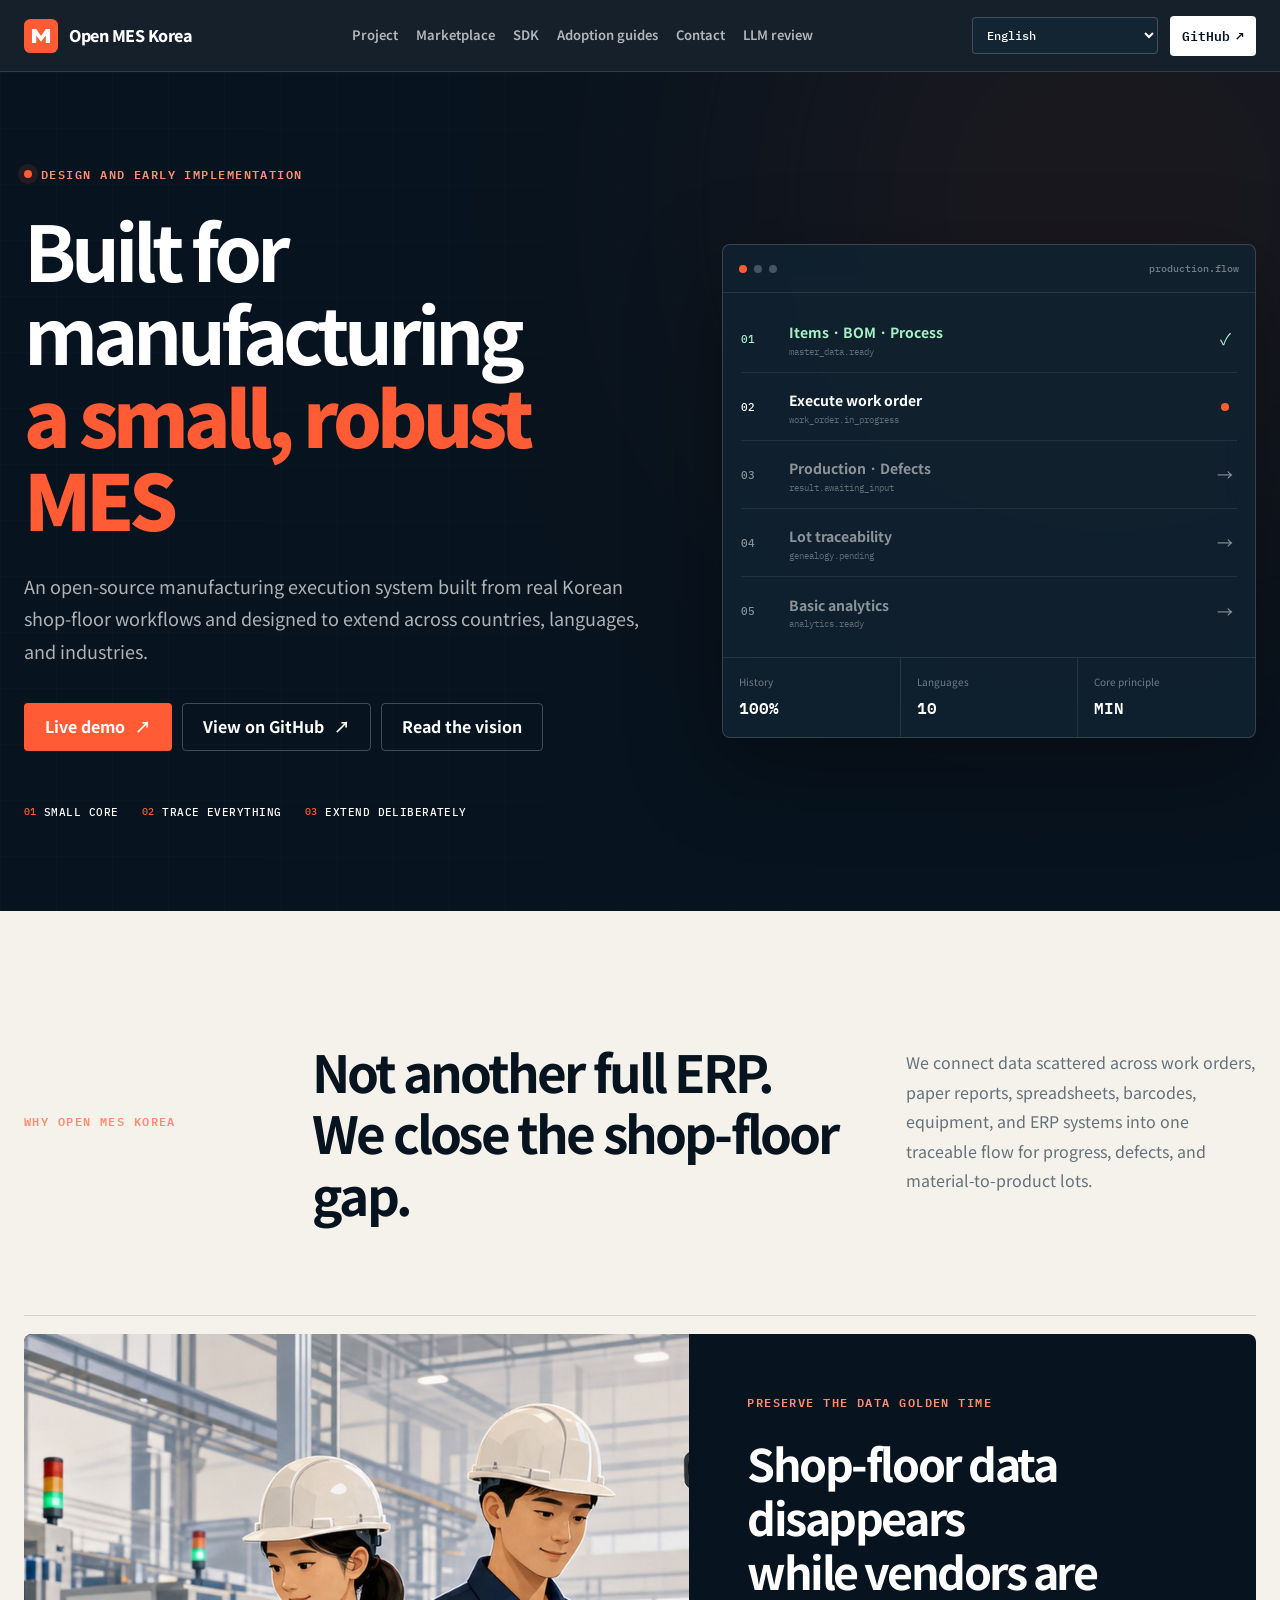
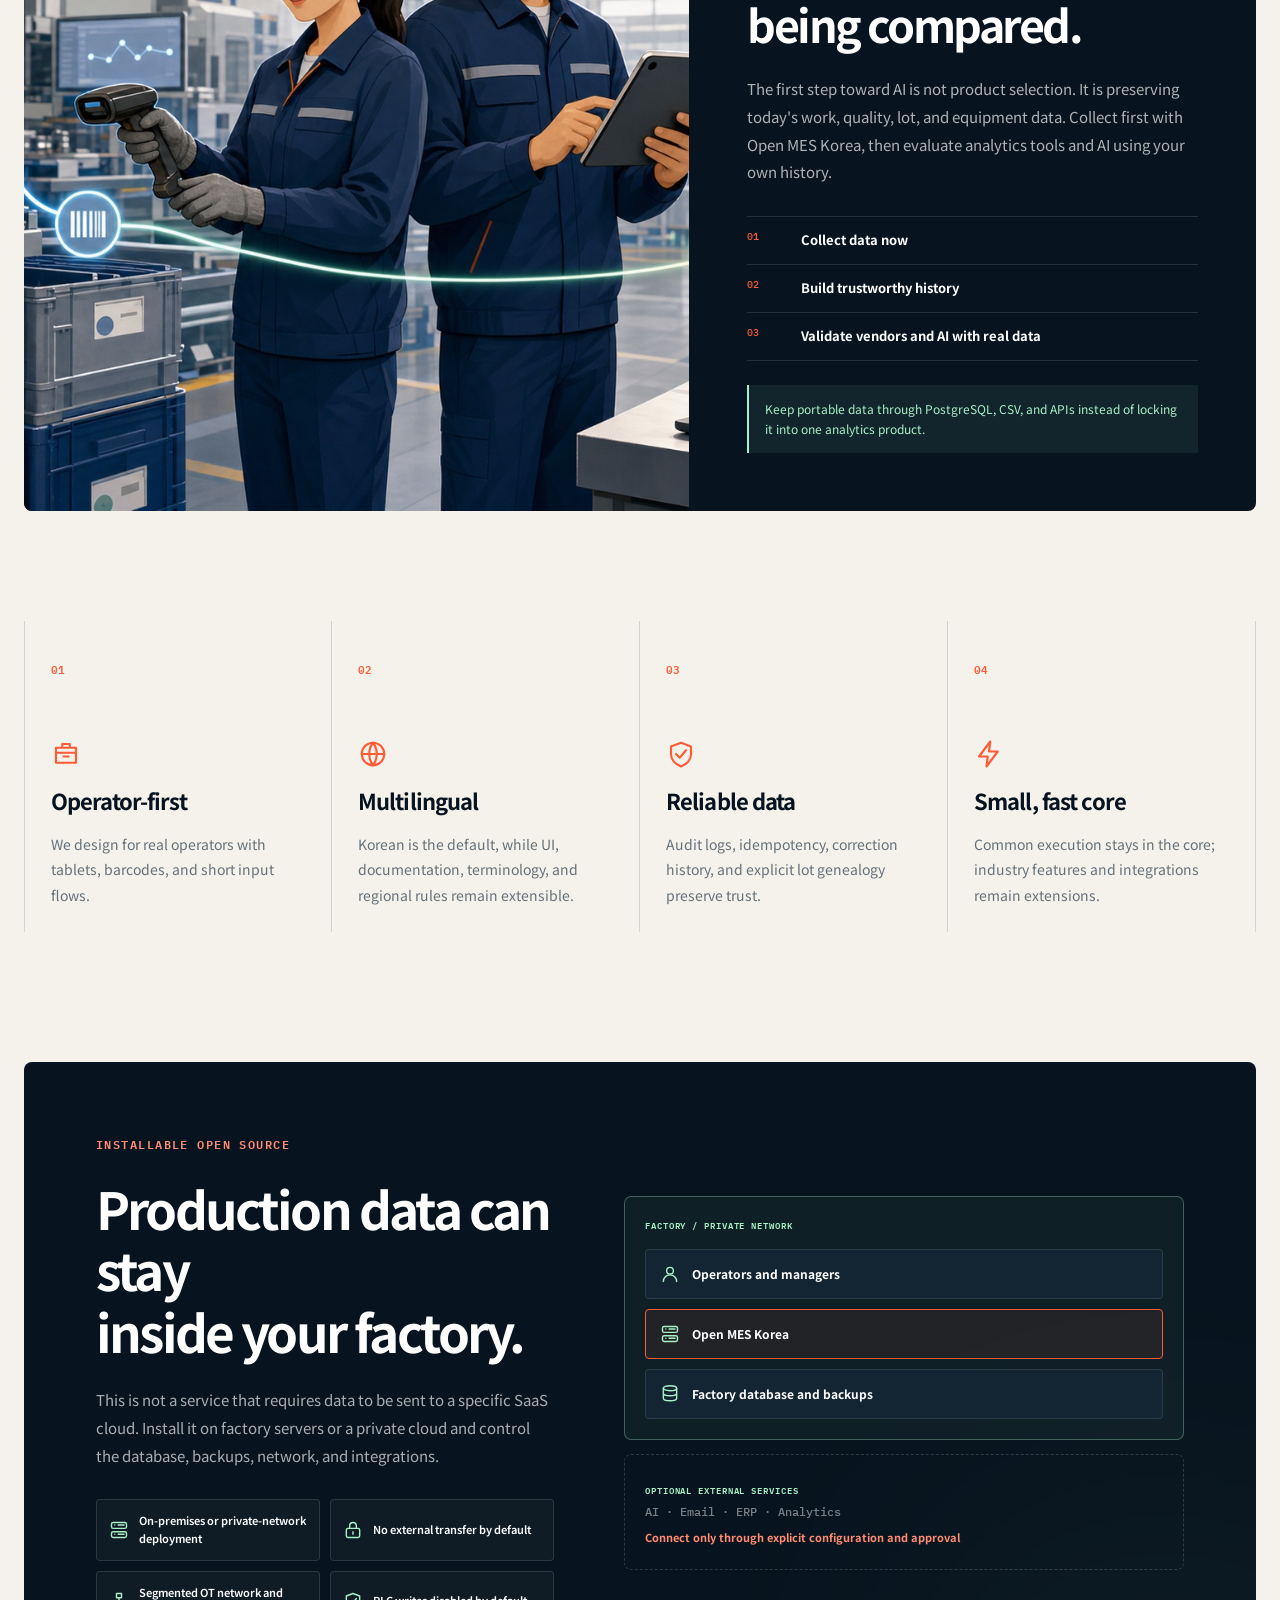
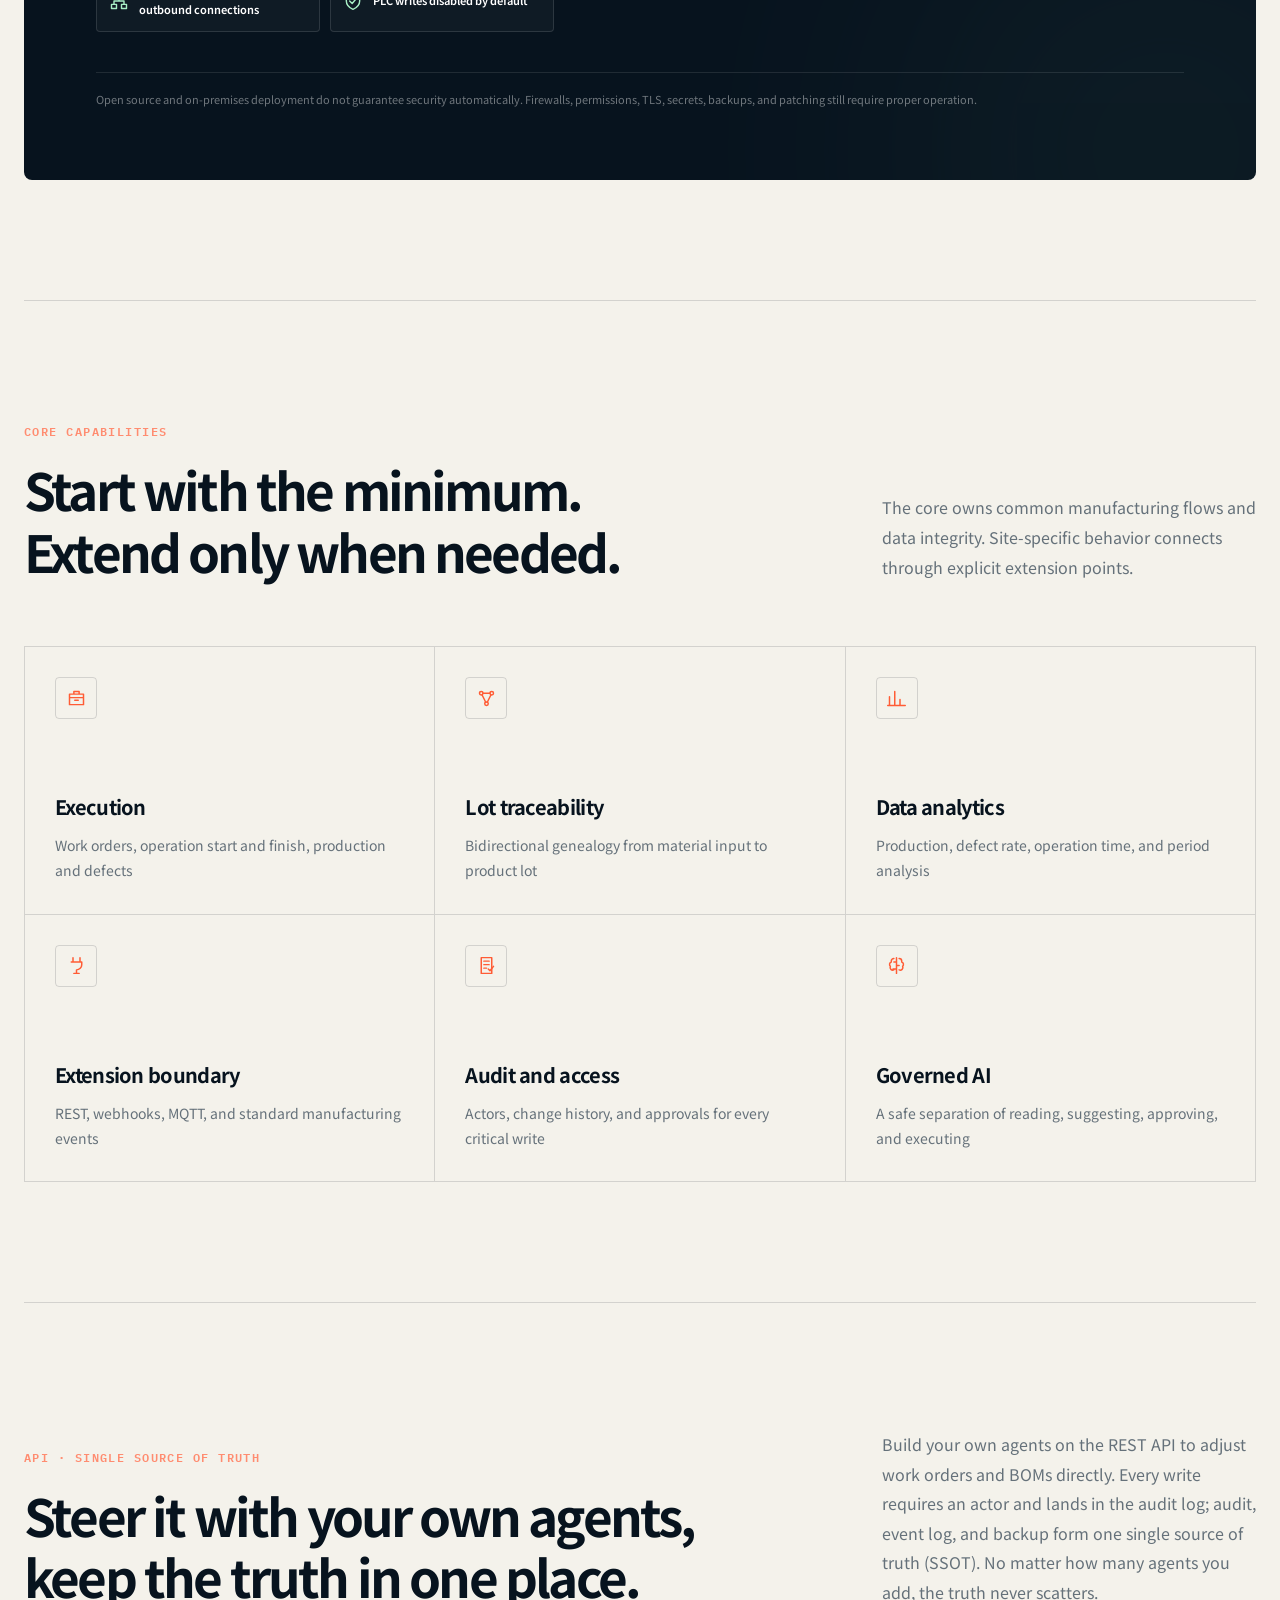
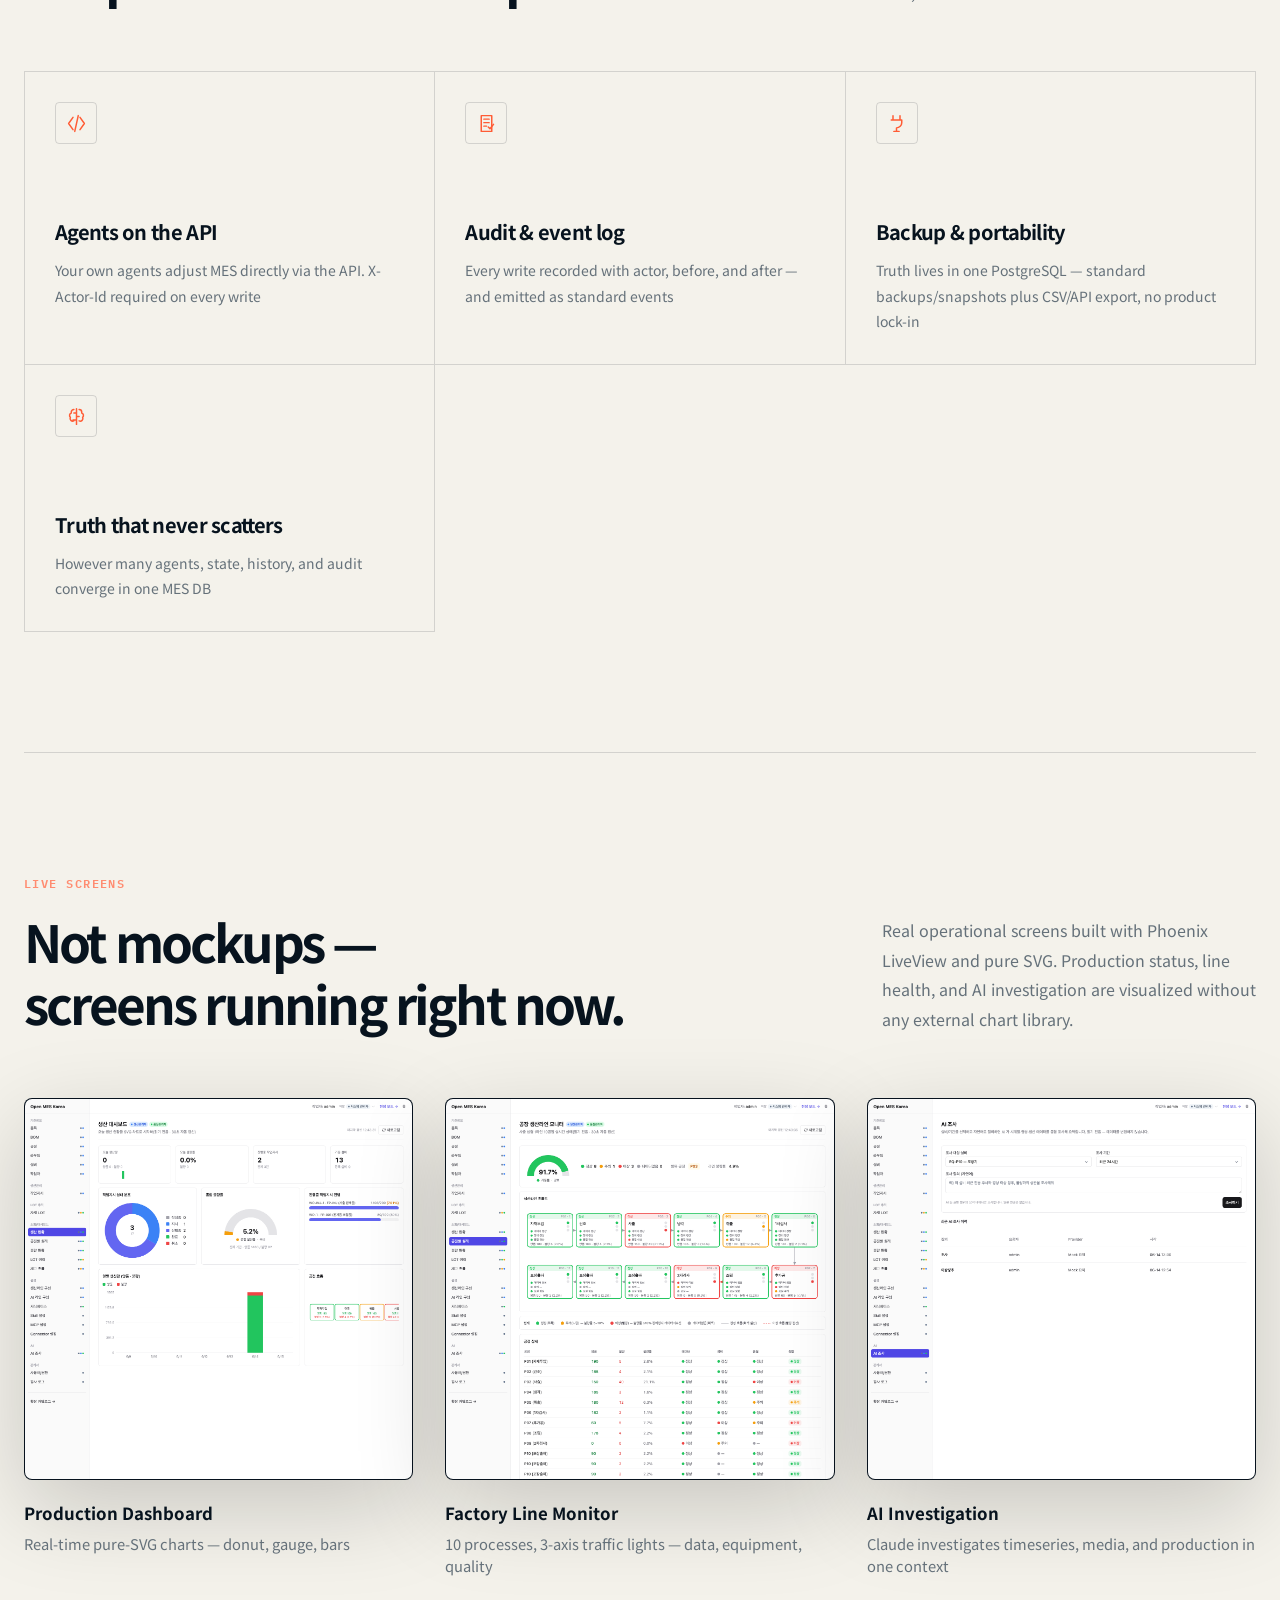
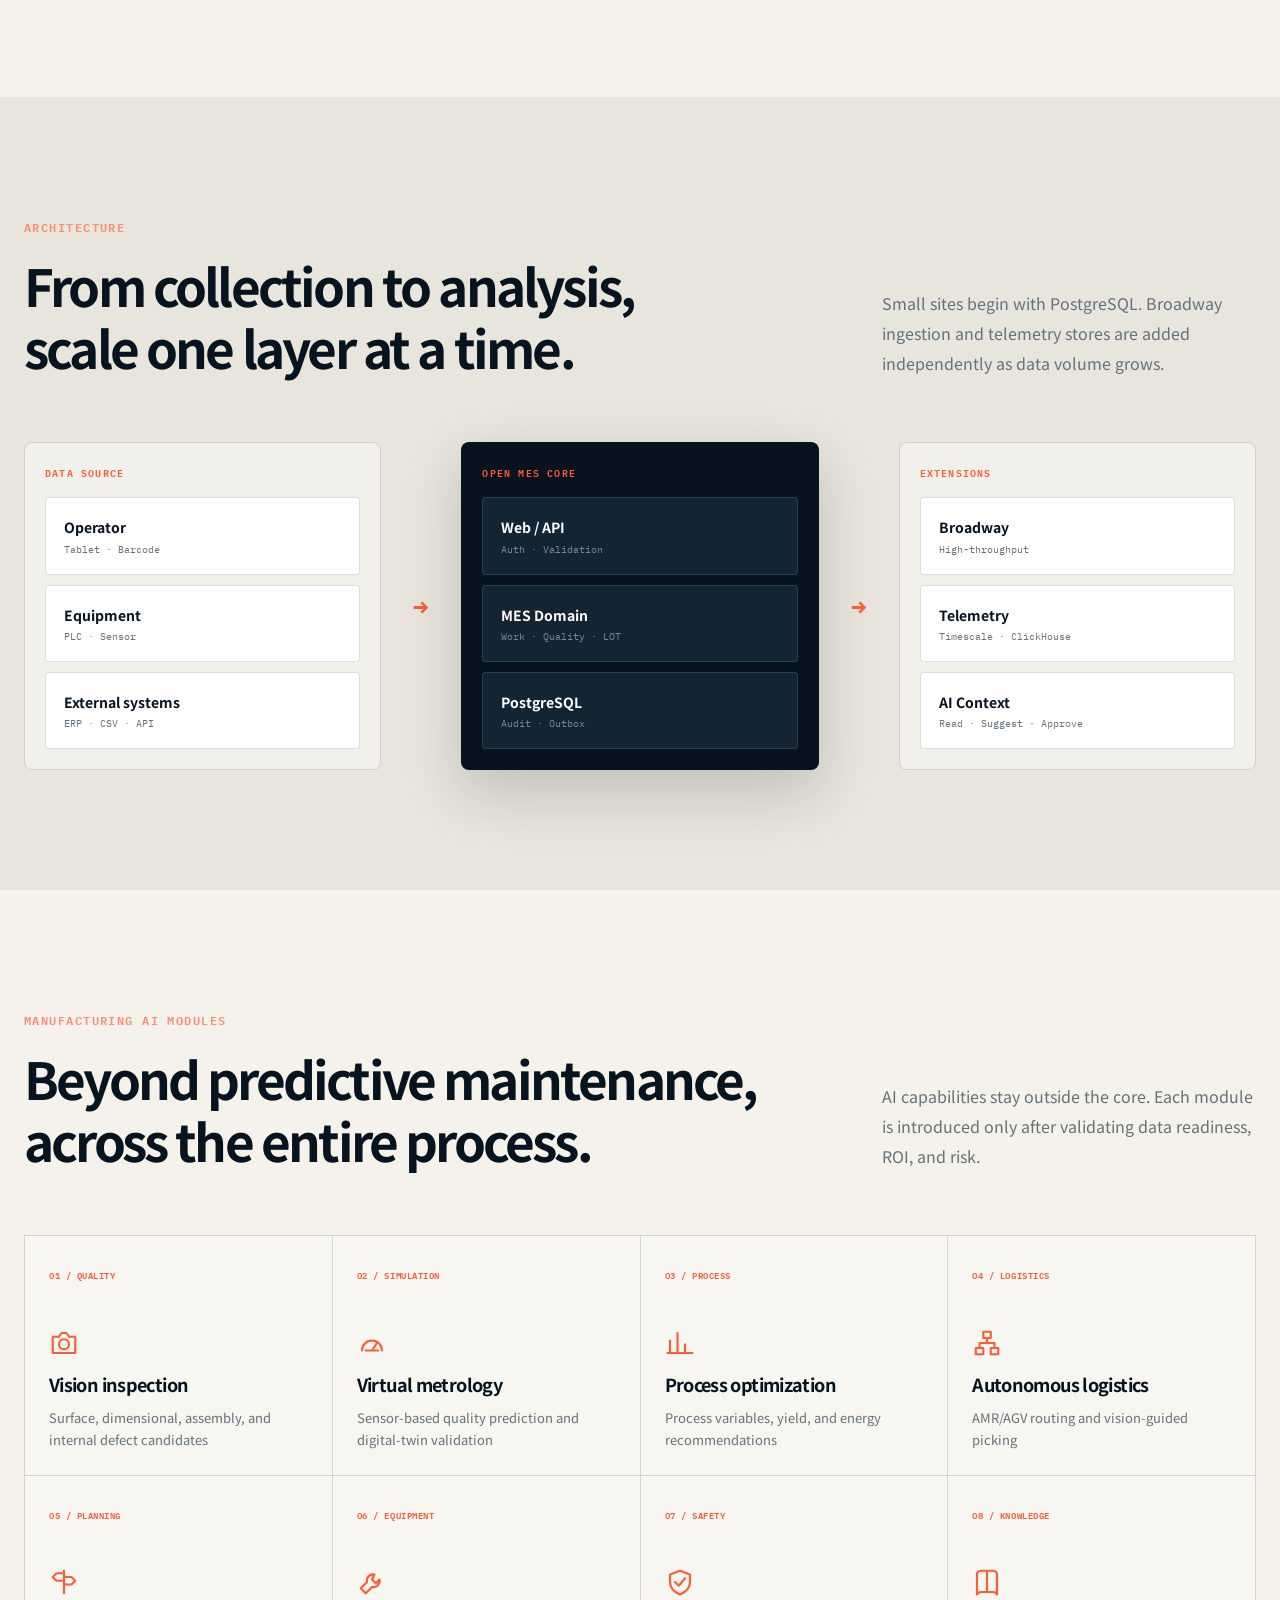
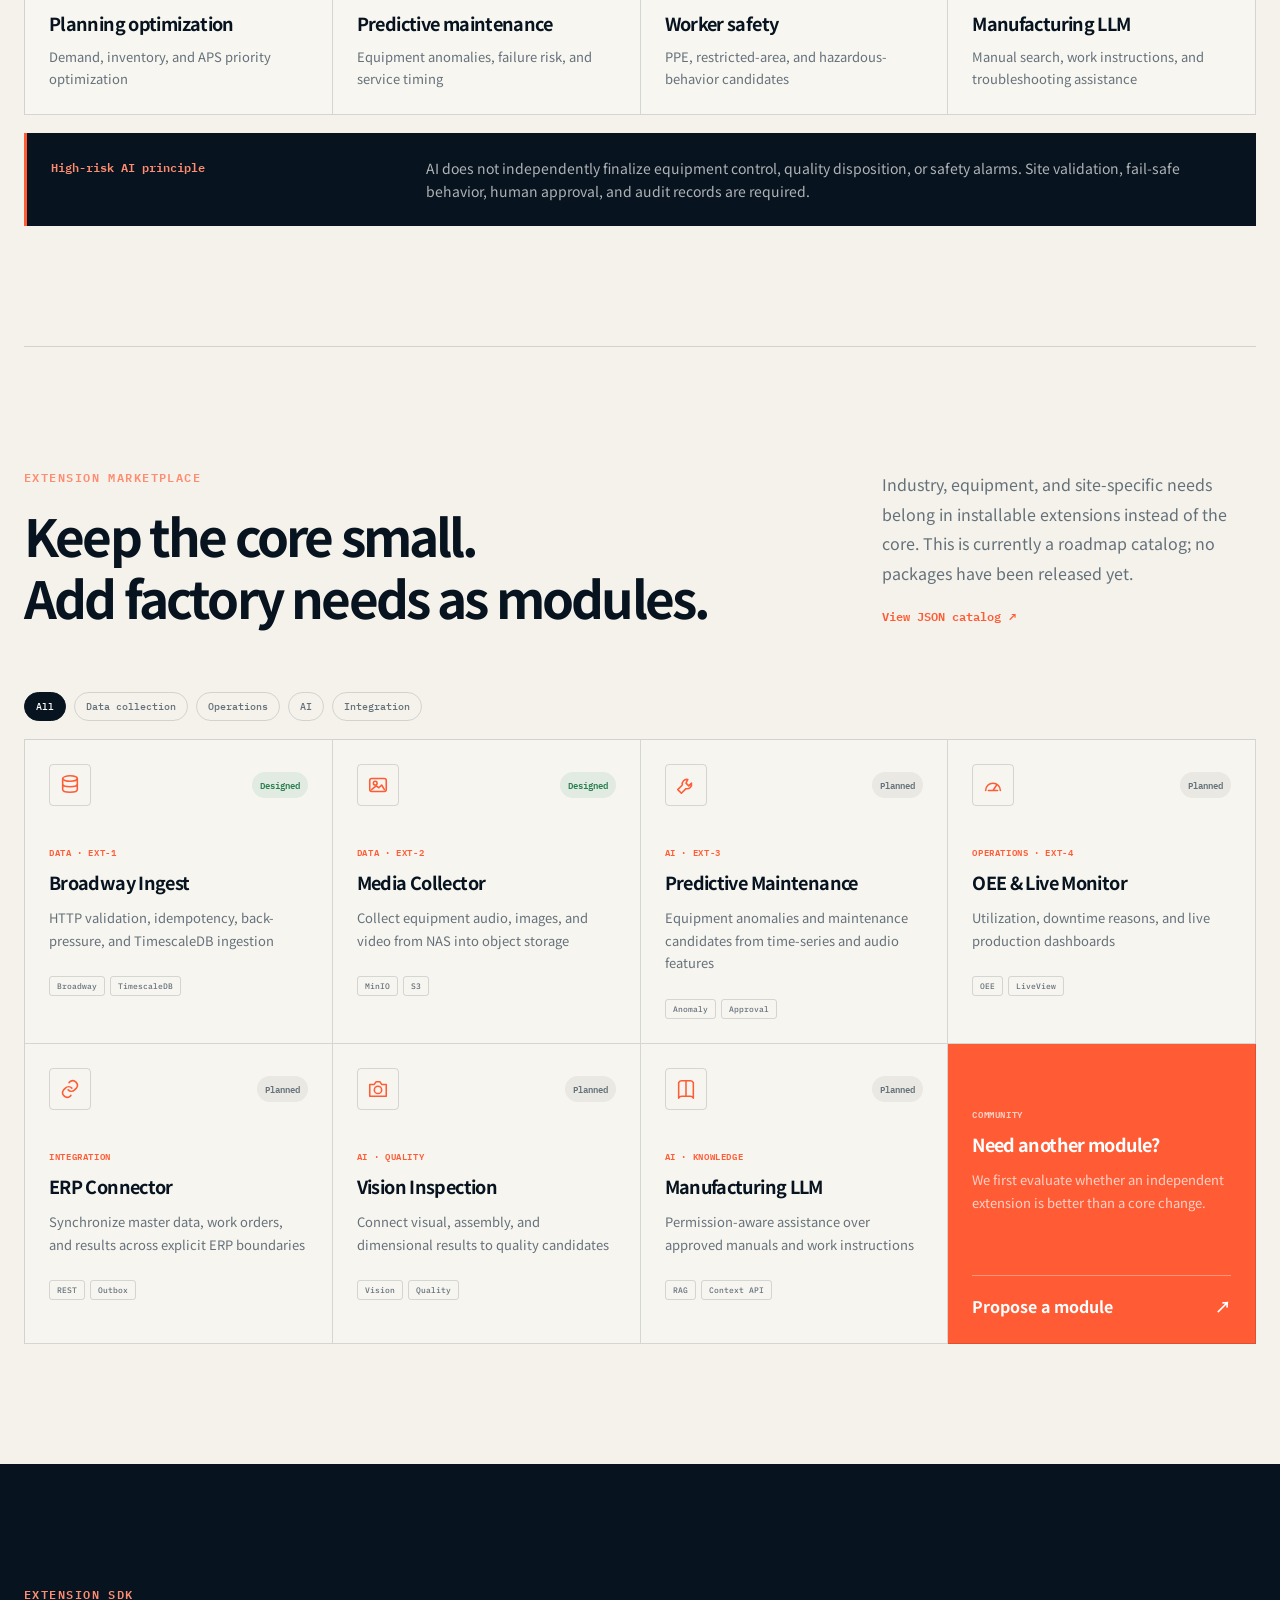
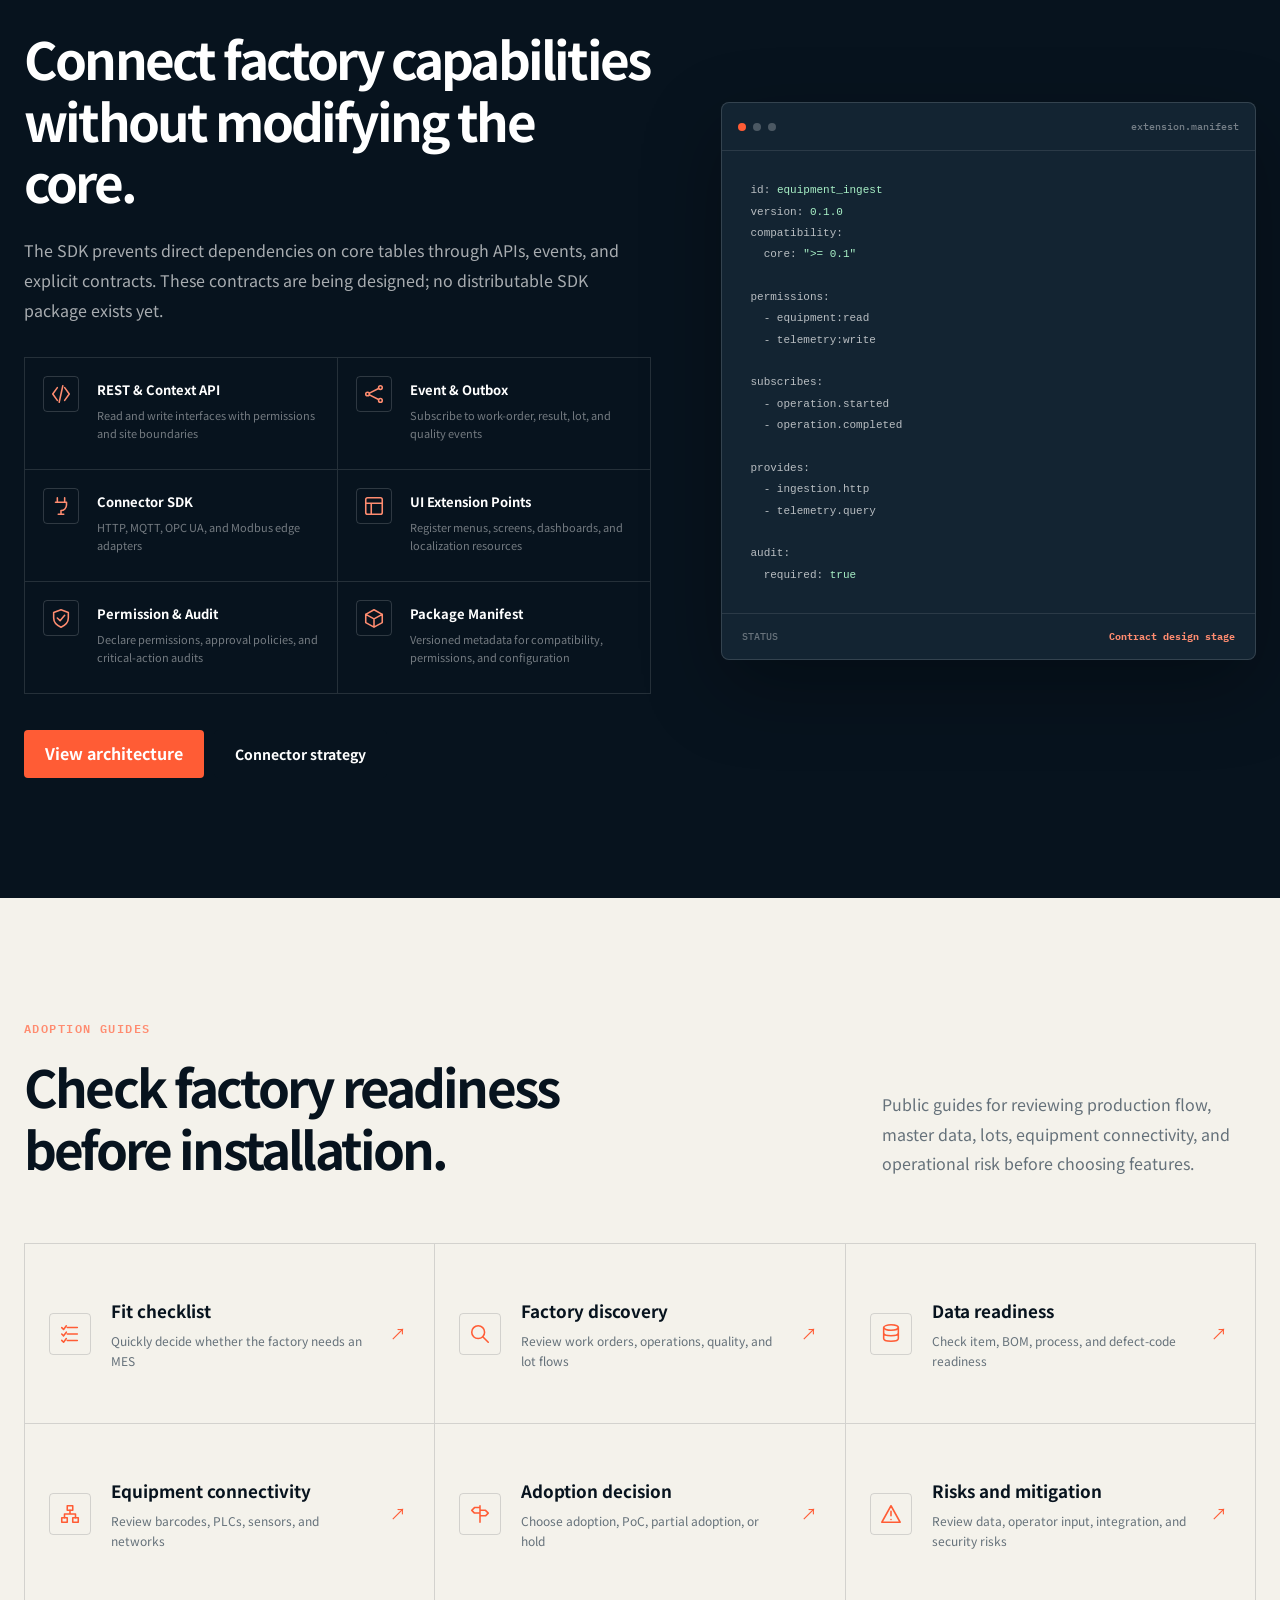
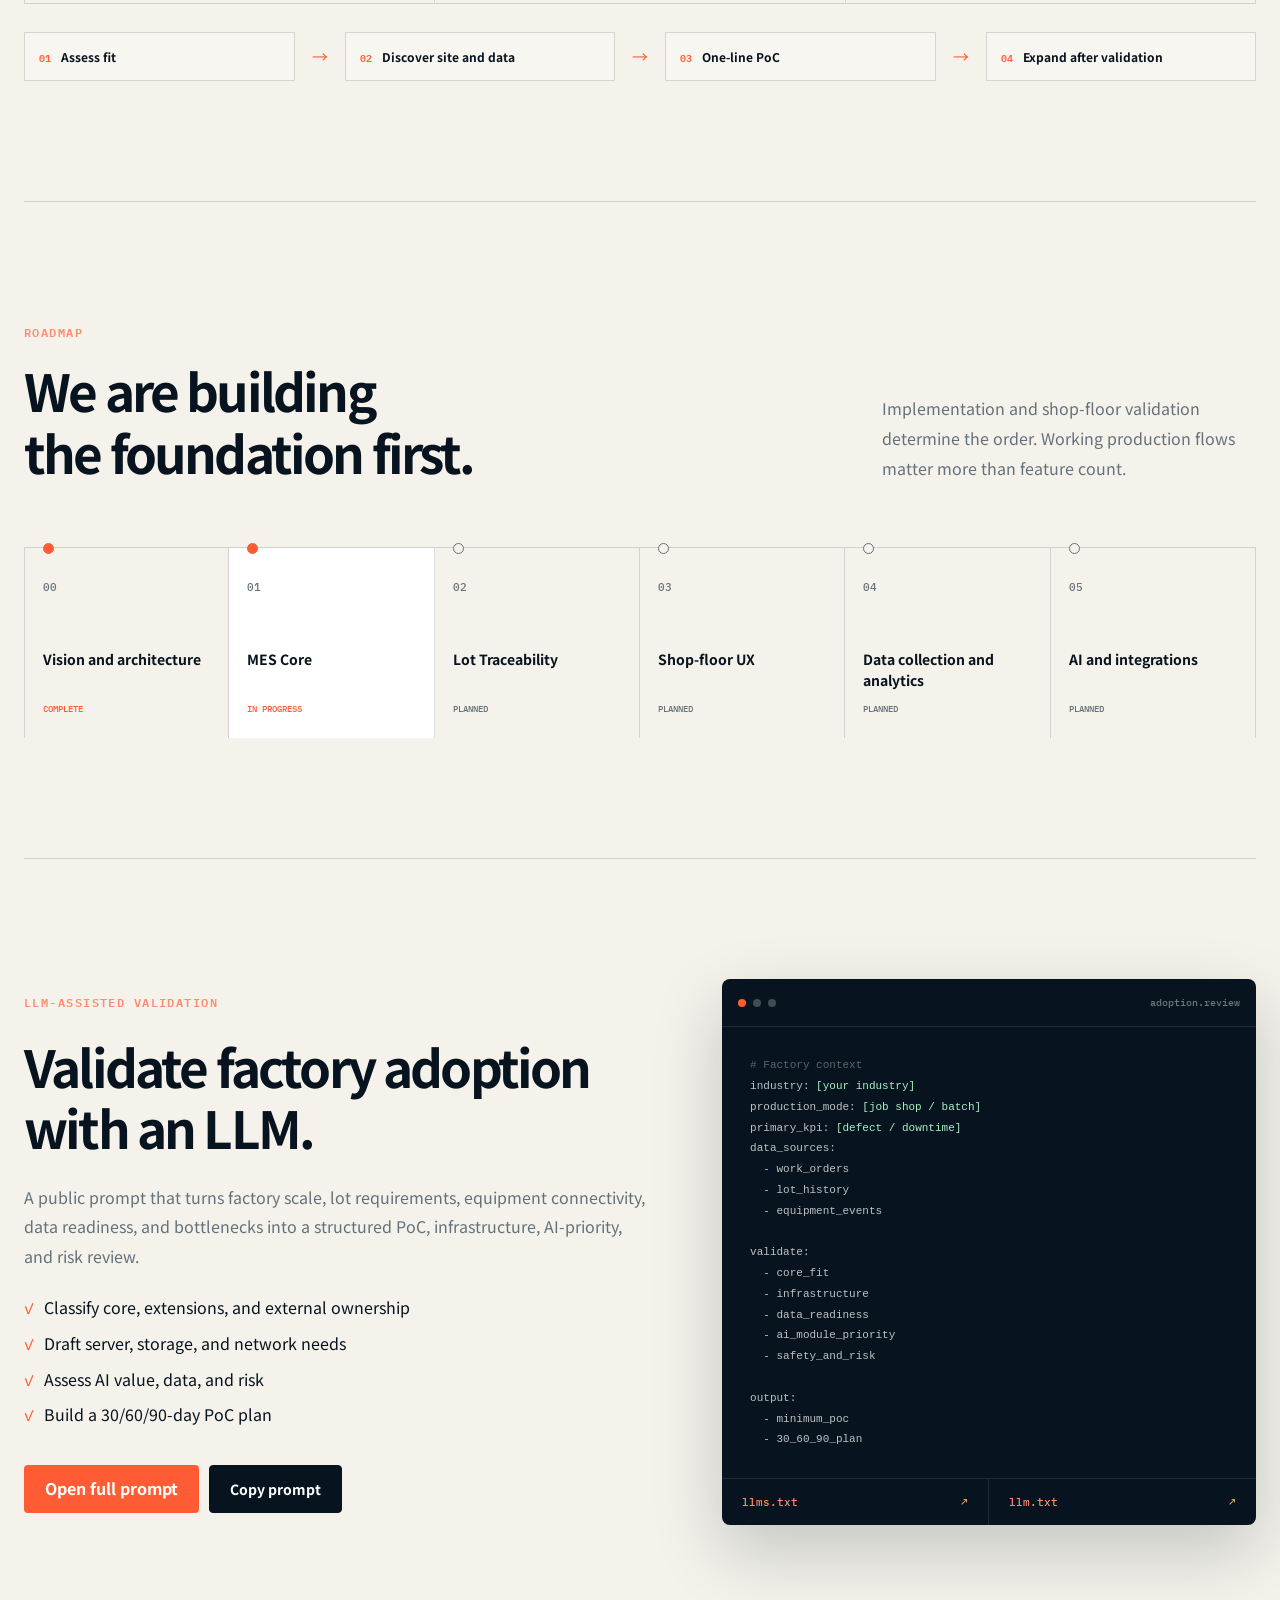
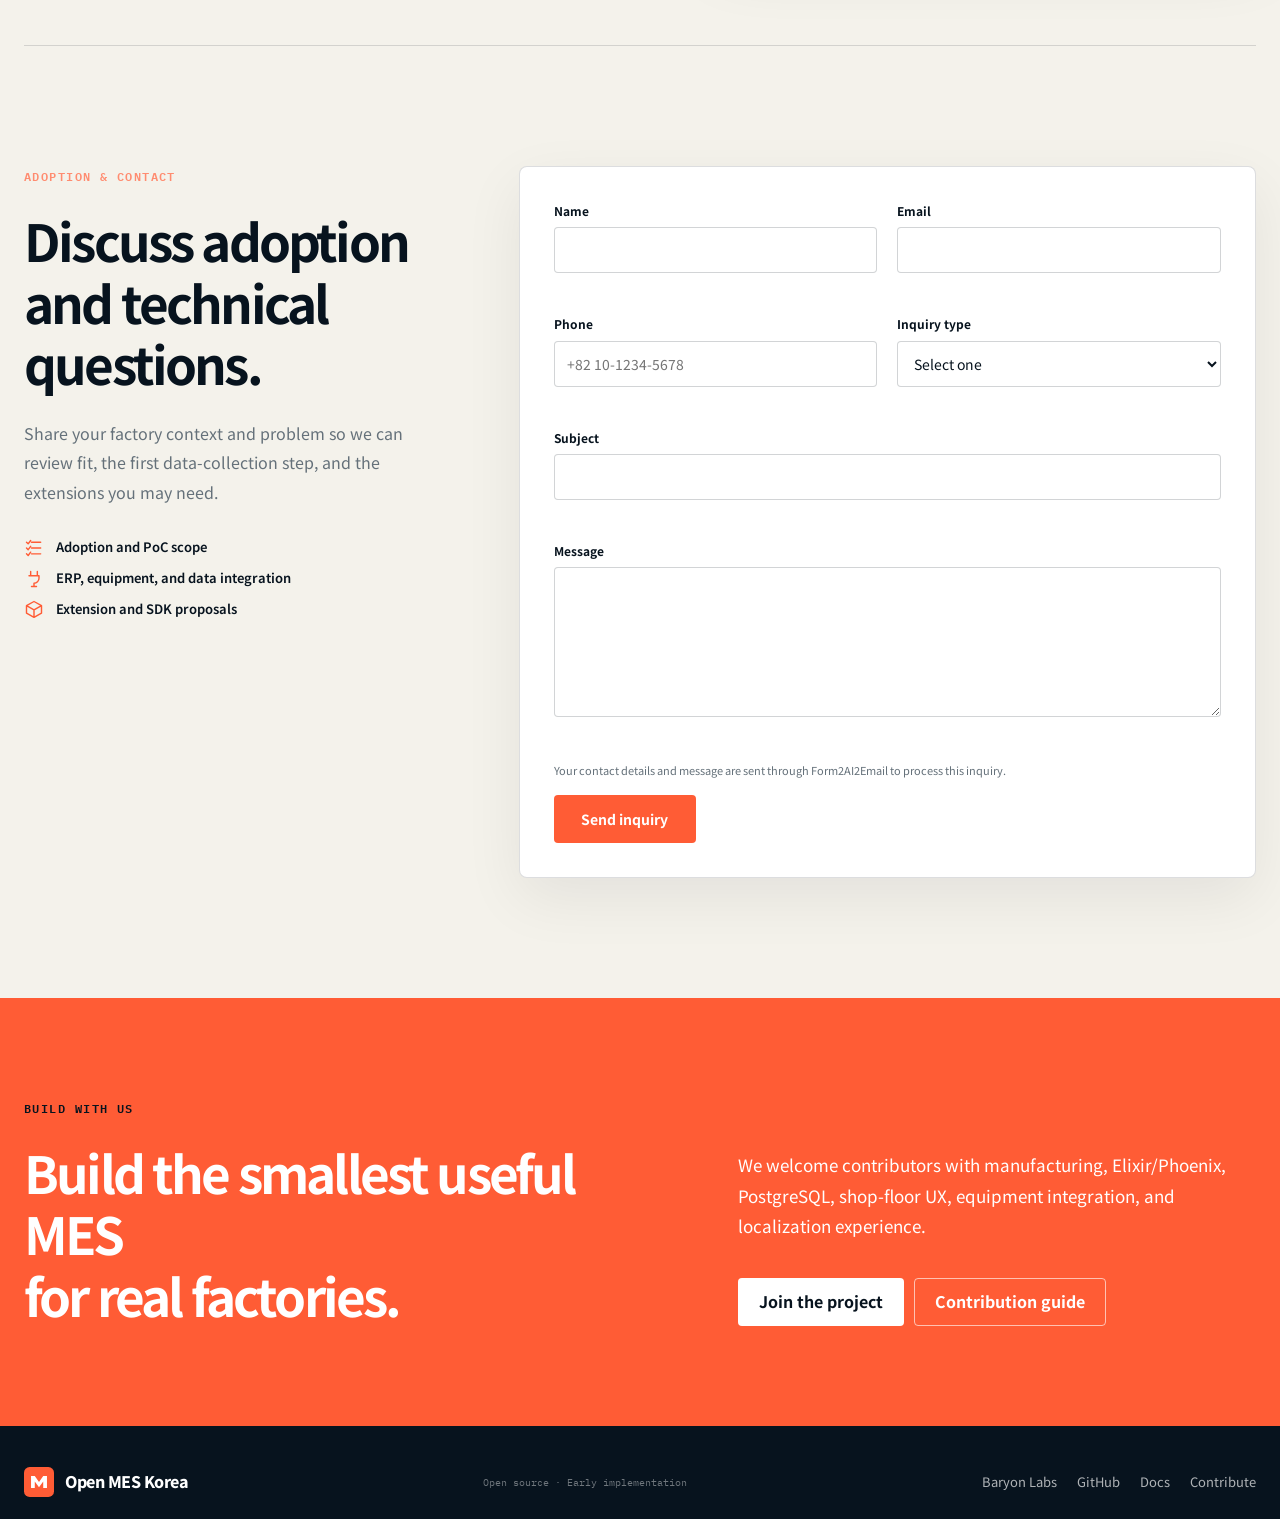
<file: site/index.html>
<!doctype html>
<html lang="ko">
  <head>
    <meta charset="utf-8">
    <meta name="viewport" content="width=device-width, initial-scale=1">
    <meta
      name="description"
      content="한국 제조 현장의 실제 흐름에서 출발한 오픈소스 MES. 작업지시·LOT 추적·제조 데이터 수집·분석과 승인 기반 AI를 제공하며, REST API로 각자 에이전트를 만들어 조정하고 감사·이벤트로그·백업으로 단일 진실 공급원(SSOT)을 유지합니다. 라이브 데모 제공."
    >
    <meta
      name="keywords"
      content="MES, 제조실행시스템, 오픈소스 MES, 스마트팩토리, LOT 추적, 제조 데이터, 제조 AI, MES API, MES 에이전트, 단일 진실 공급원, SSOT, single source of truth, 감사 로그, shop floor, manufacturing execution system, MES demo"
    >
    <meta name="robots" content="index, follow, max-image-preview:large">
    <meta name="author" content="Baryon Labs">
    <meta name="theme-color" content="#08141f">
    <meta
      property="og:title"
      content="Open MES Korea · 작고 단단한 오픈소스 MES"
    >
    <meta
      property="og:description"
      content="현장 데이터를 먼저 수집하고, LOT 추적과 분석을 거쳐 필요한 AI 모듈로 확장하는 다국어 제조 실행 시스템"
    >
    <meta property="og:type" content="website">
    <meta property="og:site_name" content="Open MES Korea">
    <meta property="og:locale" content="ko_KR">
    <meta property="og:locale:alternate" content="en_US">
    <meta property="og:locale:alternate" content="ja_JP">
    <meta property="og:locale:alternate" content="zh_CN">
    <meta property="og:locale:alternate" content="de_DE">
    <meta property="og:locale:alternate" content="vi_VN">
    <meta property="og:locale:alternate" content="th_TH">
    <meta property="og:locale:alternate" content="id_ID">
    <meta property="og:locale:alternate" content="es_ES">
    <meta property="og:locale:alternate" content="pt_BR">
    <meta
      property="og:url"
      content="https://openmeskorea.org/"
    >
    <meta
      property="og:image"
      content="https://openmeskorea.org/assets/open-mes-og.jpg"
    >
    <meta
      property="og:image:secure_url"
      content="https://openmeskorea.org/assets/open-mes-og.jpg"
    >
    <meta property="og:image:type" content="image/jpeg">
    <meta property="og:image:width" content="1200">
    <meta property="og:image:height" content="630">
    <meta
      property="og:image:alt"
      content="공장 작업자가 바코드와 태블릿으로 제조 데이터를 수집하고 분석하는 Open MES Korea"
    >
    <meta name="twitter:card" content="summary_large_image">
    <meta
      name="twitter:title"
      content="Open MES Korea · 작고 단단한 오픈소스 MES"
    >
    <meta
      name="twitter:description"
      content="현장 데이터 수집, LOT 추적, 기본 분석과 승인 기반 AI를 위한 확장 가능한 오픈소스 MES"
    >
    <meta
      name="twitter:image"
      content="https://openmeskorea.org/assets/open-mes-og.jpg"
    >
    <meta
      name="twitter:image:alt"
      content="공장 작업자가 바코드와 태블릿으로 제조 데이터를 수집하고 분석하는 모습"
    >
    <title>Open MES Korea · 오픈소스 MES와 제조 데이터 플랫폼</title>
    <link rel="canonical" href="https://openmeskorea.org/">
    <link rel="icon" href="assets/mark.svg" type="image/svg+xml">
    <link
      rel="alternate"
      type="text/plain"
      href="llms.txt"
      title="Open MES Korea information for language models"
    >
    <link rel="stylesheet" href="styles.css">
    <script type="application/ld+json">
      {
        "@context": "https://schema.org",
        "@graph": [
          {
            "@type": "WebSite",
            "@id": "https://openmeskorea.org/#website",
            "url": "https://openmeskorea.org/",
            "name": "Open MES Korea",
            "description": "한국 제조 현장에서 출발한 다국어 오픈소스 제조 실행 시스템",
            "inLanguage": ["ko", "en", "ja", "zh-CN", "de", "vi", "th", "id", "es", "pt-BR"]
          },
          {
            "@type": "SoftwareSourceCode",
            "@id": "https://openmeskorea.org/#software",
            "name": "Open MES Korea",
            "codeRepository": "https://github.com/baryonlabs/open-mes-korea",
            "url": "https://openmeskorea.org/",
            "description": "작업지시, LOT 추적, 제조 데이터 수집·분석과 승인 기반 AI를 위한 오픈소스 MES",
            "runtimePlatform": "Web",
            "inLanguage": ["ko", "en", "ja", "zh-CN", "de", "vi", "th", "id", "es", "pt-BR"],
            "image": "https://openmeskorea.org/assets/open-mes-og.jpg",
            "author": {
              "@type": "Organization",
              "name": "Baryon Labs",
              "url": "https://github.com/baryonlabs"
            }
          }
        ]
      }
    </script>
    <script src="app.js" defer></script>
    <!-- Microsoft Clarity -->
    <script type="text/javascript">(function(c,l,a,r,i,t,y){c[a]=c[a]||function(){(c[a].q=c[a].q||[]).push(arguments)};t=l.createElement(r);t.async=1;t.src="https://www.clarity.ms/tag/"+i;y=l.getElementsByTagName(r)[0];y.parentNode.insertBefore(t,y);})(window, document, "clarity", "script", "ze3ydja9kr");</script>
    <!-- Google Analytics (GA4) -->
    <script async src="https://www.googletagmanager.com/gtag/js?id=G-J6VMKG02LY"></script>
    <script>window.dataLayer=window.dataLayer||[];function gtag(){dataLayer.push(arguments);}gtag('js',new Date());gtag('config','G-J6VMKG02LY');</script>
  </head>
  <body>
    <svg class="icon-sprite" aria-hidden="true">
      <symbol id="icon-work" viewBox="0 0 24 24"><path d="M4 7h16v12H4zM9 7V4h6v3M4 11h16M10 14h4"/></symbol>
      <symbol id="icon-trace" viewBox="0 0 24 24"><circle cx="6" cy="6" r="2"/><circle cx="18" cy="6" r="2"/><circle cx="12" cy="18" r="2"/><path d="M8 6h8M7 8l4 8M17 8l-4 8"/></symbol>
      <symbol id="icon-chart" viewBox="0 0 24 24"><path d="M4 20V10M10 20V4M16 20v-7M22 20H2"/></symbol>
      <symbol id="icon-plug" viewBox="0 0 24 24"><path d="M8 3v5M16 3v5M6 8h12v3a6 6 0 0 1-6 6v4M9 21h6"/></symbol>
      <symbol id="icon-audit" viewBox="0 0 24 24"><path d="M6 3h12v18H6zM9 7h6M9 11h6M9 15h3"/><path d="m14 16 2 2 4-5"/></symbol>
      <symbol id="icon-brain" viewBox="0 0 24 24"><path d="M9 4a3 3 0 0 0-3 3v1a3 3 0 0 0-1 5 3 3 0 0 0 4 4M15 4a3 3 0 0 1 3 3v1a3 3 0 0 1 1 5 3 3 0 0 1-4 4M12 3v18M9 8h3M12 12h3M8 16h4"/></symbol>
      <symbol id="icon-database" viewBox="0 0 24 24"><ellipse cx="12" cy="5" rx="8" ry="3"/><path d="M4 5v6c0 1.7 3.6 3 8 3s8-1.3 8-3V5M4 11v6c0 1.7 3.6 3 8 3s8-1.3 8-3v-6"/></symbol>
      <symbol id="icon-media" viewBox="0 0 24 24"><rect x="3" y="5" width="18" height="14" rx="2"/><circle cx="9" cy="10" r="2"/><path d="m5 17 5-4 3 2 3-3 3 5"/></symbol>
      <symbol id="icon-wrench" viewBox="0 0 24 24"><path d="M14 6a5 5 0 0 0-6 6L3 17l4 4 5-5a5 5 0 0 0 6-6l-3 3-3-3z"/></symbol>
      <symbol id="icon-gauge" viewBox="0 0 24 24"><path d="M4 18a8 8 0 1 1 16 0M12 18l4-6M7 18h10"/></symbol>
      <symbol id="icon-link" viewBox="0 0 24 24"><path d="M10 13a5 5 0 0 0 7 0l2-2a5 5 0 0 0-7-7l-1 1M14 11a5 5 0 0 0-7 0l-2 2a5 5 0 0 0 7 7l1-1"/></symbol>
      <symbol id="icon-camera" viewBox="0 0 24 24"><path d="M3 7h5l2-3h4l2 3h5v13H3z"/><circle cx="12" cy="13" r="4"/></symbol>
      <symbol id="icon-book" viewBox="0 0 24 24"><path d="M4 5a4 4 0 0 1 4-2h4v17H8a4 4 0 0 0-4 2zM20 5a4 4 0 0 0-4-2h-4v17h4a4 4 0 0 1 4 2z"/></symbol>
      <symbol id="icon-api" viewBox="0 0 24 24"><path d="m8 5-5 7 5 7M16 5l5 7-5 7M14 3l-4 18"/></symbol>
      <symbol id="icon-events" viewBox="0 0 24 24"><circle cx="5" cy="12" r="2"/><circle cx="19" cy="5" r="2"/><circle cx="19" cy="19" r="2"/><path d="M7 11l10-5M7 13l10 5"/></symbol>
      <symbol id="icon-layout" viewBox="0 0 24 24"><rect x="3" y="3" width="18" height="18" rx="2"/><path d="M3 9h18M9 9v12"/></symbol>
      <symbol id="icon-shield" viewBox="0 0 24 24"><path d="M12 3 4 6v6c0 5 3.4 8 8 10 4.6-2 8-5 8-10V6z"/><path d="m8 12 3 3 5-6"/></symbol>
      <symbol id="icon-package" viewBox="0 0 24 24"><path d="m12 3 9 5-9 5-9-5zM3 8v9l9 5 9-5V8M12 13v9"/></symbol>
      <symbol id="icon-checklist" viewBox="0 0 24 24"><path d="M9 5h11M9 12h11M9 19h11M3 5l2 2 3-4M3 12l2 2 3-4M3 19l2 2 3-4"/></symbol>
      <symbol id="icon-search" viewBox="0 0 24 24"><circle cx="10" cy="10" r="7"/><path d="m15 15 6 6"/></symbol>
      <symbol id="icon-network" viewBox="0 0 24 24"><rect x="9" y="3" width="6" height="5"/><rect x="3" y="16" width="6" height="5"/><rect x="15" y="16" width="6" height="5"/><path d="M12 8v4M6 16v-4h12v4"/></symbol>
      <symbol id="icon-decision" viewBox="0 0 24 24"><path d="M12 3v18M12 8h6l3 3-3 3h-6M12 5H6L3 8l3 3h6"/></symbol>
      <symbol id="icon-alert" viewBox="0 0 24 24"><path d="M12 3 2 21h20zM12 9v5M12 18h.01"/></symbol>
      <symbol id="icon-mail" viewBox="0 0 24 24"><rect x="3" y="5" width="18" height="14" rx="2"/><path d="m3 7 9 7 9-7"/></symbol>
      <symbol id="icon-user" viewBox="0 0 24 24"><circle cx="12" cy="8" r="4"/><path d="M4 21a8 8 0 0 1 16 0"/></symbol>
      <symbol id="icon-globe" viewBox="0 0 24 24"><circle cx="12" cy="12" r="9"/><path d="M3 12h18M12 3a15 15 0 0 1 0 18M12 3a15 15 0 0 0 0 18"/></symbol>
      <symbol id="icon-bolt" viewBox="0 0 24 24"><path d="m13 2-9 12h7l-1 8 9-12h-7z"/></symbol>
      <symbol id="icon-server" viewBox="0 0 24 24"><rect x="3" y="3" width="18" height="7" rx="2"/><rect x="3" y="14" width="18" height="7" rx="2"/><path d="M7 6h.01M7 17h.01M11 6h7M11 17h7"/></symbol>
      <symbol id="icon-lock" viewBox="0 0 24 24"><rect x="4" y="10" width="16" height="11" rx="2"/><path d="M8 10V7a4 4 0 0 1 8 0v3M12 14v3"/></symbol>
    </svg>
    <a class="skip-link" href="#main" data-i18n="skip">본문으로 이동</a>

    <header class="site-header">
      <a class="brand" href="#top" aria-label="Open MES Korea home">
        <img src="assets/mark.svg" width="34" height="34" alt="">
        <span>Open MES Korea</span>
      </a>

      <nav class="desktop-nav" aria-label="Primary navigation">
        <a href="#why" data-i18n="navWhy">프로젝트</a>
        <a href="#marketplace" data-i18n="navMarketplace">마켓플레이스</a>
        <a href="#sdk" data-i18n="navSdk">SDK</a>
        <a href="#adoption-guides" data-i18n="navAdoption">도입 가이드</a>
        <a href="#contact" data-i18n="navContact">문의</a>
        <a href="#adoption-prompt" data-i18n="navPrompt">LLM 검증</a>
      </nav>

      <div class="header-actions">
        <label class="language-picker">
          <span class="sr-only" data-i18n="language">언어</span>
          <select id="language" aria-label="Language">
            <option value="ko">한국어</option>
            <option value="en">English</option>
            <option value="ja">日本語</option>
            <option value="zh">简体中文</option>
            <option value="de">Deutsch</option>
            <option value="vi">Tiếng Việt</option>
            <option value="th">ไทย</option>
            <option value="id">Bahasa Indonesia</option>
            <option value="es">Español</option>
            <option value="pt">Português (Brasil)</option>
          </select>
        </label>
        <a
          class="github-link"
          href="https://github.com/baryonlabs/open-mes-korea"
          target="_blank"
          rel="noreferrer"
        >
          <span>GitHub</span>
          <span aria-hidden="true">↗</span>
        </a>
      </div>
    </header>

    <main id="main">
      <section class="hero" id="top">
        <div class="hero-grid" aria-hidden="true"></div>
        <div class="hero-copy">
          <div class="eyebrow">
            <span class="status-dot"></span>
            <span data-i18n="heroStatus">설계 및 초기 구현 단계</span>
          </div>
          <h1>
            <span data-i18n="heroTitle1">제조 현장을 위한</span>
            <strong data-i18n="heroTitle2">작고 단단한 MES</strong>
          </h1>
          <p class="hero-description" data-i18n="heroDescription">
            한국 제조 현장의 실제 흐름에서 출발해 다양한 국가, 언어,
            업종으로 확장 가능한 오픈소스 제조 실행 시스템을 만듭니다.
          </p>
          <div class="hero-actions">
            <a
              class="button button-primary"
              href="https://openmes-demo.fly.dev/login"
              target="_blank"
              rel="noreferrer"
            >
              <span data-i18n="viewDemo">라이브 데모</span>
              <span aria-hidden="true">↗</span>
            </a>
            <a
              class="button button-secondary"
              href="https://github.com/baryonlabs/open-mes-korea"
              target="_blank"
              rel="noreferrer"
            >
              <span data-i18n="viewGithub">GitHub에서 보기</span>
              <span aria-hidden="true">↗</span>
            </a>
            <a
              class="button button-secondary"
              href="https://github.com/baryonlabs/open-mes-korea/blob/main/docs/vision.md"
              target="_blank"
              rel="noreferrer"
              data-i18n="readVision"
            >비전 읽기</a>
          </div>
          <ul class="hero-principles" aria-label="Project principles">
            <li><span>01</span><b data-i18n="principleSmall">Small core</b></li>
            <li><span>02</span><b data-i18n="principleTrace">Trace everything</b></li>
            <li><span>03</span><b data-i18n="principleExtend">Extend deliberately</b></li>
          </ul>
        </div>

        <div class="hero-console" aria-label="Manufacturing flow preview">
          <div class="console-bar">
            <span></span><span></span><span></span>
            <b>production.flow</b>
          </div>
          <div class="flow-list">
            <div class="flow-item complete">
              <span class="flow-index">01</span>
              <div>
                <b data-i18n="flowMaster">품목 · BOM · 공정</b>
                <small>master_data.ready</small>
              </div>
              <i>✓</i>
            </div>
            <div class="flow-item active">
              <span class="flow-index">02</span>
              <div>
                <b data-i18n="flowWorkOrder">작업지시 실행</b>
                <small>work_order.in_progress</small>
              </div>
              <i class="pulse"></i>
            </div>
            <div class="flow-item">
              <span class="flow-index">03</span>
              <div>
                <b data-i18n="flowResult">생산 · 불량 실적</b>
                <small>result.awaiting_input</small>
              </div>
              <i>→</i>
            </div>
            <div class="flow-item">
              <span class="flow-index">04</span>
              <div>
                <b data-i18n="flowLot">LOT 추적</b>
                <small>genealogy.pending</small>
              </div>
              <i>→</i>
            </div>
            <div class="flow-item">
              <span class="flow-index">05</span>
              <div>
                <b data-i18n="flowAnalysis">기본 분석</b>
                <small>analytics.ready</small>
              </div>
              <i>→</i>
            </div>
          </div>
          <div class="console-metrics">
            <div><span data-i18n="metricIntegrity">이력성</span><b>100%</b></div>
            <div><span data-i18n="metricLanguage">언어</span><b>10</b></div>
            <div><span data-i18n="metricCore">코어 원칙</span><b>MIN</b></div>
          </div>
        </div>
      </section>

      <section class="statement" id="why">
        <p class="section-label" data-i18n="whyLabel">WHY OPEN MES KOREA</p>
        <h2 data-i18n="whyTitle">
          ERP 전체가 아니라,<br>현장 실행의 빈틈을 해결합니다.
        </h2>
        <p data-i18n="whyDescription">
          작업지시, 종이 작업일보, 엑셀, 바코드, 설비와 ERP에 흩어진
          데이터를 연결합니다. 공정 진행, 불량 원인과 자재·제품 LOT의
          관계를 하나의 추적 가능한 흐름으로 만듭니다.
        </p>
      </section>

      <section class="golden-time">
        <div class="golden-image">
          <img
            src="assets/open-mes-factory-team.jpg"
            width="1672"
            height="941"
            loading="lazy"
            alt="현장 작업자가 바코드와 태블릿으로 제조 데이터를 수집하고 분석하는 모습"
            data-i18n-alt="goldenImageAlt"
          >
        </div>
        <div class="golden-copy">
          <p class="section-label" data-i18n="goldenLabel">PRESERVE THE DATA GOLDEN TIME</p>
          <h2 data-i18n="goldenTitle">벤더를 고르는 동안에도,<br>현장 데이터는 사라집니다.</h2>
          <p data-i18n="goldenDescription">
            AI 도입의 첫 단계는 제품 비교가 아니라 지금 발생하는 작업,
            품질, LOT와 설비 데이터를 축적하는 일입니다. Open MES Korea로
            먼저 수집하고, 실제 데이터가 쌓인 뒤 적합한 분석 도구와 AI를
            선택할 수 있습니다.
          </p>
          <ol>
            <li><span>01</span><b data-i18n="goldenStep1">지금 데이터 수집</b></li>
            <li><span>02</span><b data-i18n="goldenStep2">이력과 품질 확보</b></li>
            <li><span>03</span><b data-i18n="goldenStep3">실제 데이터로 벤더·AI 검증</b></li>
          </ol>
          <p class="portable-note" data-i18n="goldenPortable">
            PostgreSQL, CSV와 API로 이식 가능한 데이터를 유지해 특정
            분석 제품에 종속되지 않습니다.
          </p>
        </div>
      </section>

      <section class="pillars">
        <article>
          <span class="pillar-number">01</span>
          <svg class="pillar-icon"><use href="#icon-work"/></svg>
          <h3 data-i18n="pillarFieldTitle">현장 우선</h3>
          <p data-i18n="pillarFieldBody">
            태블릿, 바코드와 짧은 입력 흐름을 중심으로 작업자가 실제로
            사용할 수 있는 경험을 설계합니다.
          </p>
        </article>
        <article>
          <span class="pillar-number">02</span>
          <svg class="pillar-icon"><use href="#icon-globe"/></svg>
          <h3 data-i18n="pillarGlobalTitle">다국어 확장</h3>
          <p data-i18n="pillarGlobalBody">
            한국어를 기본으로 UI, 문서, 업무 용어와 국가별 규칙을
            독립적으로 확장할 수 있게 만듭니다.
          </p>
        </article>
        <article>
          <span class="pillar-number">03</span>
          <svg class="pillar-icon"><use href="#icon-shield"/></svg>
          <h3 data-i18n="pillarReliableTitle">안정적인 데이터</h3>
          <p data-i18n="pillarReliableBody">
            감사 로그, 중복 방지, 정정 이력과 명시적인 LOT genealogy로
            제조 데이터의 신뢰를 지킵니다.
          </p>
        </article>
        <article>
          <span class="pillar-number">04</span>
          <svg class="pillar-icon"><use href="#icon-bolt"/></svg>
          <h3 data-i18n="pillarFastTitle">작고 빠른 코어</h3>
          <p data-i18n="pillarFastBody">
            공통 생산 흐름만 코어에 두고 업종별 기능과 연동은 확장으로
            분리해 복잡성과 운영 부담을 낮춥니다.
          </p>
        </article>
      </section>

      <section class="sovereignty-section">
        <div class="sovereignty-copy">
          <p class="section-label" data-i18n="sovereigntyLabel">INSTALLABLE OPEN SOURCE</p>
          <h2 data-i18n="sovereigntyTitle">생산 데이터는<br>공장 안에 둘 수 있습니다.</h2>
          <p data-i18n="sovereigntyDescription">
            특정 SaaS 클라우드로 데이터를 보내야 하는 서비스가 아닙니다.
            공장 서버나 사설 클라우드에 직접 설치하고 데이터베이스, 백업,
            네트워크와 외부 연동을 운영자가 통제할 수 있습니다.
          </p>
          <div class="sovereignty-points">
            <div><svg><use href="#icon-server"/></svg><span data-i18n="sovereigntyPoint1">온프레미스·사설망 설치</span></div>
            <div><svg><use href="#icon-lock"/></svg><span data-i18n="sovereigntyPoint2">외부 전송 없는 기본 구성</span></div>
            <div><svg><use href="#icon-network"/></svg><span data-i18n="sovereigntyPoint3">OT망 분리와 outbound 방식</span></div>
            <div><svg><use href="#icon-shield"/></svg><span data-i18n="sovereigntyPoint4">PLC 쓰기 기본 비활성화</span></div>
          </div>
        </div>
        <div class="sovereignty-diagram">
          <div class="factory-boundary">
            <span data-i18n="factoryBoundary">FACTORY / PRIVATE NETWORK</span>
            <div class="sovereignty-node"><svg><use href="#icon-user"/></svg><b data-i18n="sovereigntyUsers">작업자·관리자</b></div>
            <div class="sovereignty-node primary"><svg><use href="#icon-server"/></svg><b>Open MES Korea</b></div>
            <div class="sovereignty-node"><svg><use href="#icon-database"/></svg><b data-i18n="sovereigntyStorage">공장 데이터베이스·백업</b></div>
          </div>
          <div class="external-boundary">
            <span data-i18n="externalBoundary">OPTIONAL EXTERNAL SERVICES</span>
            <p data-i18n="externalDescription">AI · Email · ERP · Analytics</p>
            <b data-i18n="externalRule">명시적 설정과 승인 시에만 연결</b>
          </div>
        </div>
        <p class="security-disclaimer" data-i18n="sovereigntyDisclaimer">
          오픈소스·온프레미스만으로 보안이 자동 보장되지는 않습니다.
          방화벽, 권한, TLS, 비밀정보, 백업과 패치 운영이 필요합니다.
        </p>
      </section>

      <section class="core-section" id="core">
        <div class="section-heading">
          <div>
            <p class="section-label" data-i18n="coreLabel">CORE CAPABILITIES</p>
            <h2 data-i18n="coreTitle">최소한으로 시작하고,<br>필요한 만큼 확장합니다.</h2>
          </div>
          <p data-i18n="coreDescription">
            공통 생산 흐름과 데이터 무결성은 코어가 책임집니다. 특정
            공장에만 필요한 기능은 명시적인 확장 지점으로 연결합니다.
          </p>
        </div>

        <div class="capability-grid">
          <article>
            <div class="capability-icon"><svg><use href="#icon-work"/></svg></div>
            <h3 data-i18n="capExecutionTitle">생산 실행</h3>
            <p data-i18n="capExecutionBody">
              작업지시, 공정 시작·종료, 생산수량과 불량 기록
            </p>
          </article>
          <article>
            <div class="capability-icon"><svg><use href="#icon-trace"/></svg></div>
            <h3 data-i18n="capLotTitle">LOT 추적</h3>
            <p data-i18n="capLotBody">
              자재 투입부터 제품 LOT까지 양방향 genealogy
            </p>
          </article>
          <article>
            <div class="capability-icon"><svg><use href="#icon-chart"/></svg></div>
            <h3 data-i18n="capDataTitle">데이터 분석</h3>
            <p data-i18n="capDataBody">
              생산량, 불량률, 공정시간과 기간별 기본 분석
            </p>
          </article>
          <article>
            <div class="capability-icon"><svg><use href="#icon-plug"/></svg></div>
            <h3 data-i18n="capExtensionTitle">확장 경계</h3>
            <p data-i18n="capExtensionBody">
              REST, webhook, MQTT와 표준 제조 이벤트
            </p>
          </article>
          <article>
            <div class="capability-icon"><svg><use href="#icon-audit"/></svg></div>
            <h3 data-i18n="capAuditTitle">감사와 권한</h3>
            <p data-i18n="capAuditBody">
              모든 주요 쓰기의 actor, 변경 이력과 승인 기록
            </p>
          </article>
          <article>
            <div class="capability-icon"><svg><use href="#icon-brain"/></svg></div>
            <h3 data-i18n="capAiTitle">통제 가능한 AI</h3>
            <p data-i18n="capAiBody">
              읽기, 제안, 승인과 실행을 분리한 안전한 구조
            </p>
          </article>
        </div>
      </section>

      <section class="core-section" id="ssot">
        <div class="section-heading">
          <div>
            <p class="section-label" data-i18n="ssotLabel">API · SINGLE SOURCE OF TRUTH</p>
            <h2 data-i18n="ssotTitle">각자 에이전트로 조정하고,<br>진실은 한 곳에 모읍니다.</h2>
          </div>
          <p data-i18n="ssotDescription">
            REST API로 각자 에이전트를 만들어 작업지시·BOM을 직접 수정·변경·조정하세요.
            모든 쓰기에는 actor가 강제되어 감사 로그로 남고, 감사·이벤트 로그·백업이 하나의
            단일 진실 공급원(SSOT)을 만듭니다. 에이전트가 아무리 많아도 진실은 흩어지지 않습니다.
          </p>
        </div>

        <div class="capability-grid">
          <article>
            <div class="capability-icon"><svg><use href="#icon-api" /></svg></div>
            <h3 data-i18n="ssotAgentTitle">API로 만드는 에이전트</h3>
            <p data-i18n="ssotAgentBody">
              각자 규칙의 에이전트가 API로 직접 조정. 모든 쓰기에 X-Actor-Id 강제
            </p>
          </article>
          <article>
            <div class="capability-icon"><svg><use href="#icon-audit" /></svg></div>
            <h3 data-i18n="ssotAuditTitle">감사·이벤트 로그</h3>
            <p data-i18n="ssotAuditBody">
              모든 쓰기를 actor·before·after로 기록하고 표준 이벤트로 발행
            </p>
          </article>
          <article>
            <div class="capability-icon"><svg><use href="#icon-plug" /></svg></div>
            <h3 data-i18n="ssotBackupTitle">백업·이식성</h3>
            <p data-i18n="ssotBackupBody">
              진실은 PostgreSQL 한 곳 — 표준 백업·스냅샷과 CSV·API 반출, 특정 제품 비종속
            </p>
          </article>
          <article>
            <div class="capability-icon"><svg><use href="#icon-brain" /></svg></div>
            <h3 data-i18n="ssotTruthTitle">흩어지지 않는 진실</h3>
            <p data-i18n="ssotTruthBody">
              에이전트가 많아도 상태·이력·감사는 MES DB 한 곳으로 모입니다
            </p>
          </article>
        </div>
      </section>

      <section class="showcase-section" id="showcase">
        <div class="section-heading">
          <div>
            <p class="section-label" data-i18n="showcaseLabel">LIVE SCREENS</p>
            <h2 data-i18n="showcaseTitle">설계가 아니라,<br>지금 동작하는 화면입니다.</h2>
          </div>
          <p data-i18n="showcaseDescription">
            Phoenix LiveView와 순수 SVG로 구현된 실제 운영 화면입니다.
            외부 차트 라이브러리 없이 생산 현황, 라인 상태, AI 조사를
            시각화합니다.
          </p>
        </div>

        <div class="showcase-grid">
          <figure class="showcase-card">
            <div class="showcase-frame">
              <img
                src="assets/screen-dashboard.png"
                width="1440"
                height="1700"
                loading="lazy"
                alt="순수 SVG로 그린 생산 대시보드 화면"
                data-i18n-alt="showcaseShot1Alt"
              >
            </div>
            <figcaption>
              <b data-i18n="showcaseShot1Title">생산 대시보드</b>
              <span data-i18n="showcaseShot1Body">순수 SVG 실시간 시각화 — 도넛·게이지·막대</span>
            </figcaption>
          </figure>
          <figure class="showcase-card">
            <div class="showcase-frame">
              <img
                src="assets/screen-production-line.png"
                width="1440"
                height="1700"
                loading="lazy"
                alt="10공정 신호등으로 표시한 공장 생산라인 모니터 화면"
                data-i18n-alt="showcaseShot2Alt"
              >
            </div>
            <figcaption>
              <b data-i18n="showcaseShot2Title">공장 생산라인 모니터</b>
              <span data-i18n="showcaseShot2Body">10공정 3축 신호등 — 데이터·장비·품질</span>
            </figcaption>
          </figure>
          <figure class="showcase-card">
            <div class="showcase-frame">
              <img
                src="assets/screen-ai-investigate.png"
                width="1440"
                height="1700"
                loading="lazy"
                alt="시계열·미디어·생산 데이터를 함께 조사하는 AI 종합 조사 화면"
                data-i18n-alt="showcaseShot3Alt"
              >
            </div>
            <figcaption>
              <b data-i18n="showcaseShot3Title">AI 종합 조사</b>
              <span data-i18n="showcaseShot3Body">시계열·미디어·생산을 Claude가 단일 context로 조사</span>
            </figcaption>
          </figure>
        </div>
      </section>

      <section class="architecture-section" id="architecture">
        <div class="section-heading">
          <div>
            <p class="section-label" data-i18n="architectureLabel">ARCHITECTURE</p>
            <h2 data-i18n="architectureTitle">수집부터 분석까지,<br>단계적으로 확장합니다.</h2>
          </div>
          <p data-i18n="architectureDescription">
            작은 공장은 PostgreSQL 중심으로 시작하고, 데이터가 늘어나면
            Broadway 수집 계층과 telemetry 저장소를 독립적으로 추가합니다.
          </p>
        </div>

        <div class="architecture-diagram">
          <div class="arch-column">
            <span class="arch-label" data-i18n="archSource">DATA SOURCE</span>
            <div class="arch-node"><b data-i18n="archOperator">작업자</b><small>Tablet · Barcode</small></div>
            <div class="arch-node"><b data-i18n="archEquipment">설비</b><small>PLC · Sensor</small></div>
            <div class="arch-node"><b data-i18n="archExternal">외부 시스템</b><small>ERP · CSV · API</small></div>
          </div>
          <div class="arch-arrow" aria-hidden="true">→</div>
          <div class="arch-column highlighted">
            <span class="arch-label" data-i18n="archCore">OPEN MES CORE</span>
            <div class="arch-node"><b>Web / API</b><small>Auth · Validation</small></div>
            <div class="arch-node"><b>MES Domain</b><small>Work · Quality · LOT</small></div>
            <div class="arch-node"><b>PostgreSQL</b><small>Audit · Outbox</small></div>
          </div>
          <div class="arch-arrow" aria-hidden="true">→</div>
          <div class="arch-column">
            <span class="arch-label" data-i18n="archExtension">EXTENSIONS</span>
            <div class="arch-node"><b>Broadway</b><small>High-throughput</small></div>
            <div class="arch-node"><b>Telemetry</b><small>Timescale · ClickHouse</small></div>
            <div class="arch-node"><b>AI Context</b><small>Read · Suggest · Approve</small></div>
          </div>
        </div>
      </section>

      <section class="ai-section" id="ai-modules">
        <div class="section-heading">
          <div>
            <p class="section-label" data-i18n="aiLabel">MANUFACTURING AI MODULES</p>
            <h2 data-i18n="aiTitle">예지보전을 넘어,<br>공정 전체로 확장합니다.</h2>
          </div>
          <p data-i18n="aiDescription">
            AI 기능은 코어에 한꺼번에 넣지 않습니다. 데이터 준비도, ROI와
            위험을 검증한 뒤 독립 모듈로 연결합니다.
          </p>
        </div>

        <div class="ai-module-grid">
          <article><span>01 / QUALITY</span><svg><use href="#icon-camera"/></svg><h3 data-i18n="aiVisionTitle">비전 검사</h3><p data-i18n="aiVisionBody">외관, 치수, 조립과 내부 결함 후보 탐지</p></article>
          <article><span>02 / SIMULATION</span><svg><use href="#icon-gauge"/></svg><h3 data-i18n="aiVirtualTitle">가상 계측·시운전</h3><p data-i18n="aiVirtualBody">센서 기반 품질 예측과 디지털 트윈 검증</p></article>
          <article><span>03 / PROCESS</span><svg><use href="#icon-chart"/></svg><h3 data-i18n="aiOptimizeTitle">공정 최적화</h3><p data-i18n="aiOptimizeBody">공정 변수, 수율과 에너지 최적 조건 제안</p></article>
          <article><span>04 / LOGISTICS</span><svg><use href="#icon-network"/></svg><h3 data-i18n="aiLogisticsTitle">자율 물류</h3><p data-i18n="aiLogisticsBody">AMR·AGV 경로와 비전 피킹 연동</p></article>
          <article><span>05 / PLANNING</span><svg><use href="#icon-decision"/></svg><h3 data-i18n="aiPlanningTitle">예측·스케줄링</h3><p data-i18n="aiPlanningBody">수요, 재고와 APS 작업 우선순위 최적화</p></article>
          <article><span>06 / EQUIPMENT</span><svg><use href="#icon-wrench"/></svg><h3 data-i18n="aiMaintenanceTitle">예지보전</h3><p data-i18n="aiMaintenanceBody">설비 이상, 고장 가능성과 점검 시점 제안</p></article>
          <article><span>07 / SAFETY</span><svg><use href="#icon-shield"/></svg><h3 data-i18n="aiSafetyTitle">작업자 안전</h3><p data-i18n="aiSafetyBody">보호구, 위험구역과 위험 행동 감지 후보</p></article>
          <article><span>08 / KNOWLEDGE</span><svg><use href="#icon-book"/></svg><h3 data-i18n="aiLlmTitle">제조 LLM</h3><p data-i18n="aiLlmBody">매뉴얼, 작업표준 검색과 오류 대응 보조</p></article>
        </div>
        <div class="safety-note">
          <b data-i18n="safetyNoteTitle">고위험 기능 원칙</b>
          <p data-i18n="safetyNoteBody">
            설비 제어, 품질 판정과 안전 경보는 AI가 단독 확정하지 않습니다.
            현장 검증, fail-safe, 사람의 승인과 감사 로그를 요구합니다.
          </p>
        </div>
      </section>

      <section class="marketplace-section" id="marketplace">
        <div class="section-heading">
          <div>
            <p class="section-label" data-i18n="marketplaceLabel">EXTENSION MARKETPLACE</p>
            <h2 data-i18n="marketplaceTitle">코어는 작게,<br>현장 기능은 모듈로.</h2>
          </div>
          <div>
            <p data-i18n="marketplaceDescription">
              업종, 설비와 공장마다 다른 요구를 코어에 넣지 않고 설치 가능한
              확장 모듈로 제공합니다. 현재는 로드맵 카탈로그이며 패키지는
              아직 공개되지 않았습니다.
            </p>
            <a class="text-link" href="marketplace.json" target="_blank">
              <span data-i18n="marketplaceCatalog">JSON 카탈로그 보기</span>
              <span aria-hidden="true">↗</span>
            </a>
          </div>
        </div>

        <div class="marketplace-filter" aria-label="Marketplace categories">
          <span class="active" data-i18n="marketAll">전체</span>
          <span data-i18n="marketData">데이터 수집</span>
          <span data-i18n="marketOperations">생산 운영</span>
          <span data-i18n="marketAi">AI</span>
          <span data-i18n="marketIntegration">연동</span>
        </div>

        <div class="marketplace-grid">
          <article>
            <div class="module-head"><span class="module-mark"><svg><use href="#icon-database"/></svg></span><i data-i18n="statusDesigned">설계 완료</i></div>
            <small>DATA · EXT-1</small>
            <h3 data-i18n="marketIngestTitle">Broadway Ingest</h3>
            <p data-i18n="marketIngestBody">HTTP 이벤트 검증, 중복 제거, 배압과 TimescaleDB 적재</p>
            <div class="module-tags"><span>Broadway</span><span>TimescaleDB</span></div>
          </article>
          <article>
            <div class="module-head"><span class="module-mark"><svg><use href="#icon-media"/></svg></span><i data-i18n="statusDesigned">설계 완료</i></div>
            <small>DATA · EXT-2</small>
            <h3 data-i18n="marketMediaTitle">Media Collector</h3>
            <p data-i18n="marketMediaBody">설비 소음, 이미지와 영상을 NAS에서 수집해 object storage로 보관</p>
            <div class="module-tags"><span>MinIO</span><span>S3</span></div>
          </article>
          <article>
            <div class="module-head"><span class="module-mark"><svg><use href="#icon-wrench"/></svg></span><i class="planned" data-i18n="statusPlanned">계획</i></div>
            <small>AI · EXT-3</small>
            <h3 data-i18n="marketMaintenanceTitle">Predictive Maintenance</h3>
            <p data-i18n="marketMaintenanceBody">시계열과 소음 특징 기반 설비 이상 및 정비 시점 후보</p>
            <div class="module-tags"><span>Anomaly</span><span>Approval</span></div>
          </article>
          <article>
            <div class="module-head"><span class="module-mark"><svg><use href="#icon-gauge"/></svg></span><i class="planned" data-i18n="statusPlanned">계획</i></div>
            <small>OPERATIONS · EXT-4</small>
            <h3 data-i18n="marketOeeTitle">OEE & Live Monitor</h3>
            <p data-i18n="marketOeeBody">설비 가동률, 정지 원인과 실시간 생산현황 대시보드</p>
            <div class="module-tags"><span>OEE</span><span>LiveView</span></div>
          </article>
          <article>
            <div class="module-head"><span class="module-mark"><svg><use href="#icon-link"/></svg></span><i class="planned" data-i18n="statusPlanned">계획</i></div>
            <small>INTEGRATION</small>
            <h3 data-i18n="marketErpTitle">ERP Connector</h3>
            <p data-i18n="marketErpBody">기준정보, 작업지시와 생산실적을 ERP 경계에 맞춰 동기화</p>
            <div class="module-tags"><span>REST</span><span>Outbox</span></div>
          </article>
          <article>
            <div class="module-head"><span class="module-mark"><svg><use href="#icon-camera"/></svg></span><i class="planned" data-i18n="statusPlanned">계획</i></div>
            <small>AI · QUALITY</small>
            <h3 data-i18n="marketVisionTitle">Vision Inspection</h3>
            <p data-i18n="marketVisionBody">외관, 조립과 치수 검사 결과를 품질 후보 데이터로 연결</p>
            <div class="module-tags"><span>Vision</span><span>Quality</span></div>
          </article>
          <article>
            <div class="module-head"><span class="module-mark"><svg><use href="#icon-book"/></svg></span><i class="planned" data-i18n="statusPlanned">계획</i></div>
            <small>AI · KNOWLEDGE</small>
            <h3 data-i18n="marketLlmTitle">Manufacturing LLM</h3>
            <p data-i18n="marketLlmBody">승인된 매뉴얼과 작업표준을 검색하는 권한 기반 현장 도우미</p>
            <div class="module-tags"><span>RAG</span><span>Context API</span></div>
          </article>
          <article class="marketplace-request">
            <small>COMMUNITY</small>
            <h3 data-i18n="marketRequestTitle">필요한 모듈이 있나요?</h3>
            <p data-i18n="marketRequestBody">코어 변경보다 독립 확장이 적합한지 먼저 함께 검토합니다.</p>
            <a href="https://github.com/baryonlabs/open-mes-korea/issues" target="_blank" rel="noreferrer">
              <span data-i18n="marketRequestAction">모듈 제안하기</span><span>↗</span>
            </a>
          </article>
        </div>
      </section>

      <section class="sdk-section" id="sdk">
        <div class="sdk-copy">
          <p class="section-label" data-i18n="sdkLabel">EXTENSION SDK</p>
          <h2 data-i18n="sdkTitle">MES 코어를 건드리지 않고<br>현장 기능을 연결합니다.</h2>
          <p data-i18n="sdkDescription">
            SDK는 확장이 코어 내부 테이블에 직접 의존하지 않도록 API,
            이벤트와 명시적 계약을 제공합니다. 현재 아래 계약을 설계하는
            단계이며 배포 가능한 SDK 패키지는 아직 없습니다.
          </p>
          <div class="sdk-contracts">
            <article><span><svg><use href="#icon-api"/></svg></span><div><b data-i18n="sdkApiTitle">REST & Context API</b><p data-i18n="sdkApiBody">권한과 사이트 경계를 적용한 읽기·쓰기 인터페이스</p></div></article>
            <article><span><svg><use href="#icon-events"/></svg></span><div><b data-i18n="sdkEventTitle">Event & Outbox</b><p data-i18n="sdkEventBody">작업지시, 실적, LOT와 품질 이벤트 구독</p></div></article>
            <article><span><svg><use href="#icon-plug"/></svg></span><div><b data-i18n="sdkConnectorTitle">Connector SDK</b><p data-i18n="sdkConnectorBody">HTTP, MQTT, OPC UA와 Modbus edge adapter</p></div></article>
            <article><span><svg><use href="#icon-layout"/></svg></span><div><b data-i18n="sdkUiTitle">UI Extension Points</b><p data-i18n="sdkUiBody">메뉴, 화면, 대시보드와 다국어 리소스 등록</p></div></article>
            <article><span><svg><use href="#icon-shield"/></svg></span><div><b data-i18n="sdkSafetyTitle">Permission & Audit</b><p data-i18n="sdkSafetyBody">권한 선언, 승인 정책과 모든 중요 액션 감사</p></div></article>
            <article><span><svg><use href="#icon-package"/></svg></span><div><b data-i18n="sdkPackageTitle">Package Manifest</b><p data-i18n="sdkPackageBody">버전, 호환성, 권한과 설정을 명시하는 모듈 메타데이터</p></div></article>
          </div>
          <div class="hero-actions">
            <a class="button button-primary" href="https://github.com/baryonlabs/open-mes-korea/blob/main/docs/system-architecture.md" target="_blank" rel="noreferrer" data-i18n="sdkArchitecture">아키텍처 보기</a>
            <a class="button button-dark" href="https://github.com/baryonlabs/open-mes-korea/blob/main/docs/iot-connectivity-open-source-strategy.md" target="_blank" rel="noreferrer" data-i18n="sdkIot">Connector 전략</a>
          </div>
        </div>
        <div class="sdk-code" aria-label="Extension manifest preview">
          <div class="console-bar"><span></span><span></span><span></span><b>extension.manifest</b></div>
          <pre><code>id: <span class="code-value">equipment_ingest</span>
version: <span class="code-value">0.1.0</span>
compatibility:
  core: <span class="code-value">"&gt;= 0.1"</span>

permissions:
  - equipment:read
  - telemetry:write

subscribes:
  - operation.started
  - operation.completed

provides:
  - ingestion.http
  - telemetry.query

audit:
  required: <span class="code-value">true</span></code></pre>
          <div class="sdk-status">
            <span data-i18n="sdkStatus">STATUS</span>
            <b data-i18n="sdkDraft">계약 설계 단계</b>
          </div>
        </div>
      </section>

      <section class="adoption-section" id="adoption-guides">
        <div class="section-heading">
          <div>
            <p class="section-label" data-i18n="adoptionLabel">ADOPTION GUIDES</p>
            <h2 data-i18n="adoptionTitle">설치보다 먼저,<br>공장의 준비도를 확인합니다.</h2>
          </div>
          <p data-i18n="adoptionDescription">
            기능 목록만 보고 도입하지 않도록 생산 흐름, 기준정보, LOT,
            설비 연결과 운영 위험을 순서대로 검토하는 공개 문서입니다.
          </p>
        </div>

        <div class="guide-grid">
          <a href="https://github.com/baryonlabs/open-mes-korea/blob/main/docs/adoption/fit-checklist.md" target="_blank" rel="noreferrer">
            <span><svg><use href="#icon-checklist"/></svg></span><div><h3 data-i18n="guideFitTitle">도입 적합성</h3><p data-i18n="guideFitBody">우리 공장에 MES가 필요한지 빠르게 판단</p></div><i>↗</i>
          </a>
          <a href="https://github.com/baryonlabs/open-mes-korea/blob/main/docs/adoption/factory-discovery-questionnaire.md" target="_blank" rel="noreferrer">
            <span><svg><use href="#icon-search"/></svg></span><div><h3 data-i18n="guideDiscoveryTitle">현장 업무 조사</h3><p data-i18n="guideDiscoveryBody">작업지시, 공정, 품질과 LOT 흐름 조사</p></div><i>↗</i>
          </a>
          <a href="https://github.com/baryonlabs/open-mes-korea/blob/main/docs/adoption/data-readiness-checklist.md" target="_blank" rel="noreferrer">
            <span><svg><use href="#icon-database"/></svg></span><div><h3 data-i18n="guideDataTitle">데이터 준비</h3><p data-i18n="guideDataBody">품목, BOM, 공정과 불량 코드 준비도 확인</p></div><i>↗</i>
          </a>
          <a href="https://github.com/baryonlabs/open-mes-korea/blob/main/docs/adoption/iot-connectivity-checklist.md" target="_blank" rel="noreferrer">
            <span><svg><use href="#icon-network"/></svg></span><div><h3 data-i18n="guideIotTitle">설비 연결</h3><p data-i18n="guideIotBody">바코드, PLC, 센서와 네트워크 점검</p></div><i>↗</i>
          </a>
          <a href="https://github.com/baryonlabs/open-mes-korea/blob/main/docs/adoption/adoption-decision-guide.md" target="_blank" rel="noreferrer">
            <span><svg><use href="#icon-decision"/></svg></span><div><h3 data-i18n="guideDecisionTitle">도입 의사결정</h3><p data-i18n="guideDecisionBody">도입, PoC, 부분 도입 또는 보류 판정</p></div><i>↗</i>
          </a>
          <a href="https://github.com/baryonlabs/open-mes-korea/blob/main/docs/adoption/risks-and-mitigations.md" target="_blank" rel="noreferrer">
            <span><svg><use href="#icon-alert"/></svg></span><div><h3 data-i18n="guideRiskTitle">리스크와 대응</h3><p data-i18n="guideRiskBody">데이터, 현장 입력, 연동과 보안 위험 확인</p></div><i>↗</i>
          </a>
        </div>

        <div class="adoption-route">
          <div><span>01</span><b data-i18n="routeAssess">적합성 판단</b></div>
          <i>→</i>
          <div><span>02</span><b data-i18n="routeDiscover">현장·데이터 조사</b></div>
          <i>→</i>
          <div><span>03</span><b data-i18n="routePoc">한 라인 PoC</b></div>
          <i>→</i>
          <div><span>04</span><b data-i18n="routeExpand">검증 후 확장</b></div>
        </div>
      </section>

      <section class="roadmap-section" id="roadmap">
        <div class="section-heading">
          <div>
            <p class="section-label" data-i18n="roadmapLabel">ROADMAP</p>
            <h2 data-i18n="roadmapTitle">현재는 기반을<br>단단하게 만드는 단계입니다.</h2>
          </div>
          <p data-i18n="roadmapDescription">
            구현과 현장 검증 결과에 따라 순서를 조정합니다. 기능 수보다
            실제로 작동하는 생산 흐름을 우선합니다.
          </p>
        </div>

        <ol class="roadmap">
          <li class="done">
            <span>00</span>
            <div><b data-i18n="phase0">비전과 아키텍처</b><small data-i18n="complete">완료</small></div>
          </li>
          <li class="current">
            <span>01</span>
            <div><b data-i18n="phase1">MES Core</b><small data-i18n="inProgress">진행 중</small></div>
          </li>
          <li>
            <span>02</span>
            <div><b data-i18n="phase2">LOT Traceability</b><small data-i18n="planned">계획</small></div>
          </li>
          <li>
            <span>03</span>
            <div><b data-i18n="phase3">Shop-floor UX</b><small data-i18n="planned">계획</small></div>
          </li>
          <li>
            <span>04</span>
            <div><b data-i18n="phase4">데이터 수집과 분석</b><small data-i18n="planned">계획</small></div>
          </li>
          <li>
            <span>05</span>
            <div><b data-i18n="phase5">AI와 확장 연동</b><small data-i18n="planned">계획</small></div>
          </li>
        </ol>
      </section>

      <section class="prompt-section" id="adoption-prompt">
        <div class="prompt-copy">
          <p class="section-label" data-i18n="promptLabel">LLM-ASSISTED VALIDATION</p>
          <h2 data-i18n="promptTitle">공장 기술도입을<br>LLM과 함께 검증하세요.</h2>
          <p data-i18n="promptDescription">
            공장 규모, LOT 요구, 설비 연결, 데이터 준비도와 핵심 병목을
            입력하면 LLM이 최소 PoC, 인프라, AI 모듈 우선순위와 위험을
            구조적으로 검토하도록 만든 공개 프롬프트입니다.
          </p>
          <ul>
            <li data-i18n="promptPoint1">코어·확장·외부 시스템 책임 분류</li>
            <li data-i18n="promptPoint2">서버·저장장치·네트워크 초안</li>
            <li data-i18n="promptPoint3">AI 모듈 가치·데이터·위험 평가</li>
            <li data-i18n="promptPoint4">30/60/90일 PoC 실행 계획</li>
          </ul>
          <div class="hero-actions">
            <a class="button button-primary" href="ai-adoption-prompt.txt" target="_blank" data-i18n="openPrompt">전체 프롬프트 열기</a>
            <button class="button button-dark" id="copy-prompt" type="button" data-i18n="copyPrompt">프롬프트 복사</button>
          </div>
        </div>
        <div class="prompt-terminal">
          <div class="console-bar"><span></span><span></span><span></span><b>adoption.review</b></div>
          <pre><code><span class="code-comment"># Factory context</span>
industry: <span class="code-value">[your industry]</span>
production_mode: <span class="code-value">[job shop / batch]</span>
primary_kpi: <span class="code-value">[defect / downtime]</span>
data_sources:
  - work_orders
  - lot_history
  - equipment_events

validate:
  - core_fit
  - infrastructure
  - data_readiness
  - ai_module_priority
  - safety_and_risk

output:
  - minimum_poc
  - 30_60_90_plan</code></pre>
          <div class="llm-links">
            <a href="llms.txt">llms.txt <span>↗</span></a>
            <a href="llm.txt">llm.txt <span>↗</span></a>
          </div>
        </div>
      </section>

      <section class="contact-section" id="contact">
        <div class="contact-intro">
          <p class="section-label" data-i18n="contactLabel">ADOPTION & CONTACT</p>
          <h2 data-i18n="contactTitle">도입 검토와 기술 문의를<br>보내주세요.</h2>
          <p data-i18n="contactDescription">
            공장 현황과 해결하려는 문제를 알려주시면 도입 적합성, 데이터
            수집 시작점과 필요한 확장 모듈을 검토할 수 있습니다.
          </p>
          <div class="contact-points">
            <div><svg><use href="#icon-checklist"/></svg><span data-i18n="contactPoint1">도입·PoC 범위 검토</span></div>
            <div><svg><use href="#icon-plug"/></svg><span data-i18n="contactPoint2">ERP·설비·데이터 연동 문의</span></div>
            <div><svg><use href="#icon-package"/></svg><span data-i18n="contactPoint3">확장 모듈·SDK 제안</span></div>
          </div>
        </div>

        <form class="contact-form" id="contact-form" novalidate>
          <div class="form-grid">
            <label>
              <span data-i18n="formName">이름</span>
              <input type="text" name="name" autocomplete="name" maxlength="80" required>
              <small class="field-error" data-error-for="name"></small>
            </label>
            <label>
              <span data-i18n="formEmail">이메일</span>
              <input type="email" name="email" autocomplete="email" maxlength="160" required>
              <small class="field-error" data-error-for="email"></small>
            </label>
            <label>
              <span data-i18n="formPhone">전화번호</span>
              <input type="tel" name="phone" autocomplete="tel" inputmode="tel" maxlength="30" placeholder="+82 10-1234-5678" required>
              <small class="field-error" data-error-for="phone"></small>
            </label>
            <label>
              <span data-i18n="formType">문의 유형</span>
              <select name="inquiry_type" required>
                <option value="" data-i18n="formTypePlaceholder">선택해 주세요</option>
                <option value="adoption" data-i18n="formTypeAdoption">도입·PoC 검토</option>
                <option value="integration" data-i18n="formTypeIntegration">ERP·설비 연동</option>
                <option value="extension" data-i18n="formTypeExtension">마켓플레이스·SDK</option>
                <option value="contribution" data-i18n="formTypeContribution">오픈소스 기여</option>
                <option value="other" data-i18n="formTypeOther">기타 문의</option>
              </select>
              <small class="field-error" data-error-for="inquiry_type"></small>
            </label>
            <label class="form-wide">
              <span data-i18n="formSubject">제목</span>
              <input type="text" name="subject" maxlength="160" required>
              <small class="field-error" data-error-for="subject"></small>
            </label>
            <label class="form-wide">
              <span data-i18n="formMessage">메시지</span>
              <textarea name="message" rows="6" maxlength="4000" required></textarea>
              <small class="field-error" data-error-for="message"></small>
            </label>
          </div>
          <p class="form-notice" data-i18n="formNotice">
            문의 처리를 위해 입력한 연락처와 메시지가 Form2AI2Email 서비스로 전송됩니다.
          </p>
          <div class="form-actions">
            <button class="button button-primary form-submit" type="submit">
              <span class="submit-label" data-i18n="formSubmit">문의 보내기</span>
              <span class="submit-spinner" aria-hidden="true"></span>
            </button>
            <p class="form-status" id="form-status" role="status" aria-live="polite"></p>
          </div>
        </form>
      </section>

      <section class="cta">
        <div>
          <p class="section-label" data-i18n="ctaLabel">BUILD WITH US</p>
          <h2 data-i18n="ctaTitle">제조 현장에 필요한<br>최소 MES를 함께 만듭니다.</h2>
        </div>
        <div class="cta-copy">
          <p data-i18n="ctaDescription">
            제조 실무, Elixir/Phoenix, PostgreSQL, 현장 UX, 설비 연동과
            다국어 경험을 가진 기여자를 찾고 있습니다.
          </p>
          <div class="hero-actions">
            <a
              class="button button-light"
              href="https://github.com/baryonlabs/open-mes-korea"
              target="_blank"
              rel="noreferrer"
              data-i18n="joinProject"
            >프로젝트 참여하기</a>
            <a
              class="button button-outline-light"
              href="https://github.com/baryonlabs/open-mes-korea/blob/main/CONTRIBUTING.md"
              target="_blank"
              rel="noreferrer"
              data-i18n="contributionGuide"
            >기여 가이드</a>
          </div>
        </div>
      </section>
    </main>

    <footer>
      <a class="brand" href="#top">
        <img src="assets/mark.svg" width="30" height="30" alt="">
        <span>Open MES Korea</span>
      </a>
      <p data-i18n="footerStatus">Open source · Early implementation</p>
      <div>
        <a href="https://github.com/baryonlabs" target="_blank" rel="noreferrer">Baryon Labs</a>
        <a href="https://github.com/baryonlabs/open-mes-korea">GitHub</a>
        <a href="https://github.com/baryonlabs/open-mes-korea/tree/main/docs" data-i18n="docs">문서</a>
        <a href="https://github.com/baryonlabs/open-mes-korea/blob/main/CONTRIBUTING.md" data-i18n="contribute">기여</a>
      </div>
    </footer>
    <!-- Cloudflare Web Analytics -->
    <script defer src="https://static.cloudflareinsights.com/beacon.min.js" data-cf-beacon='{"token": "0741d9ae509b46678f2ee4258041090a"}'></script>
  </body>
</html>
</file>
<file: site/styles.css>
@import url("https://fonts.googleapis.com/css2?family=IBM+Plex+Mono:wght@400;500;600&family=Noto+Sans+KR:wght@400;500;600;700;800;900&display=swap");

:root {
  --ink: #07131e;
  --ink-soft: #132432;
  --paper: #f4f2eb;
  --paper-deep: #e8e5dc;
  --white: #fff;
  --muted: #65717a;
  --line: rgba(7, 19, 30, 0.14);
  --signal: #ff5c35;
  --signal-light: #ff8c70;
  --mint: #a8f0c6;
  --blue: #8ab8ff;
  --max-width: 1240px;
  --mono: "IBM Plex Mono", monospace;
  --sans: "Noto Sans KR", "Noto Sans", system-ui, sans-serif;
}

* {
  box-sizing: border-box;
}

html {
  scroll-behavior: smooth;
}

body {
  margin: 0;
  background: var(--paper);
  color: var(--ink);
  font-family: var(--sans);
  line-height: 1.6;
  word-break: keep-all;
}

a {
  color: inherit;
  text-decoration: none;
}

.icon-sprite {
  position: absolute;
  width: 0;
  height: 0;
  overflow: hidden;
}

svg {
  display: block;
}

.capability-icon svg,
.module-mark svg,
.sdk-contracts svg,
.guide-grid svg,
.contact-points svg,
.pillar-icon,
.ai-module-grid article > svg {
  width: 22px;
  height: 22px;
  fill: none;
  stroke: currentColor;
  stroke-width: 1.7;
  stroke-linecap: round;
  stroke-linejoin: round;
}

.sr-only {
  position: absolute;
  width: 1px;
  height: 1px;
  padding: 0;
  margin: -1px;
  overflow: hidden;
  clip: rect(0, 0, 0, 0);
  white-space: nowrap;
  border: 0;
}

.skip-link {
  position: fixed;
  top: 12px;
  left: 12px;
  z-index: 100;
  padding: 10px 14px;
  background: var(--white);
  color: var(--ink);
  transform: translateY(-150%);
}

.skip-link:focus {
  transform: translateY(0);
}

.site-header {
  position: sticky;
  top: 0;
  z-index: 20;
  display: flex;
  min-height: 72px;
  align-items: center;
  justify-content: space-between;
  padding: 0 max(24px, calc((100vw - var(--max-width)) / 2));
  border-bottom: 1px solid rgba(255, 255, 255, 0.12);
  background: rgba(7, 19, 30, 0.94);
  color: var(--white);
  backdrop-filter: blur(16px);
}

.brand {
  display: flex;
  align-items: center;
  gap: 11px;
  font-weight: 800;
  letter-spacing: -0.03em;
}

.brand img {
  display: block;
}

.desktop-nav {
  display: flex;
  gap: 18px;
  font-size: 13px;
  font-weight: 600;
  color: rgba(255, 255, 255, 0.68);
}

.desktop-nav a:hover {
  color: var(--white);
}

.header-actions {
  display: flex;
  align-items: center;
  gap: 12px;
}

.language-picker select {
  padding: 9px 28px 9px 10px;
  border: 1px solid rgba(255, 255, 255, 0.2);
  border-radius: 4px;
  background: var(--ink-soft);
  color: var(--white);
  font: 500 12px var(--mono);
}

.github-link {
  display: flex;
  align-items: center;
  gap: 6px;
  padding: 9px 12px;
  border-radius: 4px;
  background: var(--white);
  color: var(--ink);
  font: 600 13px var(--mono);
}

.hero {
  position: relative;
  display: grid;
  min-height: 690px;
  grid-template-columns: 1.08fr 0.92fr;
  gap: 72px;
  align-items: center;
  overflow: hidden;
  padding: 92px max(24px, calc((100vw - var(--max-width)) / 2));
  background: var(--ink);
  color: var(--white);
}

.hero-grid {
  position: absolute;
  inset: 0;
  opacity: 0.2;
  background-image:
    linear-gradient(rgba(255, 255, 255, 0.08) 1px, transparent 1px),
    linear-gradient(90deg, rgba(255, 255, 255, 0.08) 1px, transparent 1px);
  background-size: 56px 56px;
  mask-image: linear-gradient(to right, black, transparent 90%);
}

.hero::after {
  position: absolute;
  top: -180px;
  right: -140px;
  width: 620px;
  height: 620px;
  border-radius: 50%;
  background: var(--signal);
  content: "";
  filter: blur(180px);
  opacity: 0.12;
}

.hero-copy,
.hero-console {
  position: relative;
  z-index: 2;
}

.eyebrow,
.section-label {
  display: flex;
  align-items: center;
  gap: 9px;
  margin: 0 0 24px;
  color: var(--signal-light);
  font: 600 12px var(--mono);
  letter-spacing: 0.12em;
  text-transform: uppercase;
}

.status-dot {
  width: 8px;
  height: 8px;
  border-radius: 50%;
  background: var(--signal);
  box-shadow: 0 0 0 6px rgba(255, 92, 53, 0.12);
}

.hero h1 {
  max-width: 760px;
  margin: 0;
  font-size: clamp(46px, 6vw, 78px);
  line-height: 1.08;
  letter-spacing: -0.065em;
}

.hero h1 span,
.hero h1 strong {
  display: block;
}

.hero h1 strong {
  color: var(--signal);
  font-weight: 900;
}

.hero-description {
  max-width: 650px;
  margin: 30px 0 0;
  color: rgba(255, 255, 255, 0.68);
  font-size: 18px;
  line-height: 1.8;
  word-break: keep-all;
}

.hero-actions {
  display: flex;
  flex-wrap: wrap;
  gap: 10px;
  margin-top: 36px;
}

.button {
  display: inline-flex;
  min-height: 48px;
  align-items: center;
  justify-content: center;
  gap: 10px;
  padding: 0 20px;
  border: 1px solid transparent;
  border-radius: 4px;
  font-weight: 700;
  transition: transform 160ms ease, background 160ms ease;
}

.button:hover {
  transform: translateY(-2px);
}

.button-primary {
  background: var(--signal);
  color: var(--white);
}

.button-primary:hover {
  background: #ff704e;
}

.button-secondary {
  border-color: rgba(255, 255, 255, 0.24);
  color: var(--white);
}

.hero-principles {
  display: flex;
  flex-wrap: wrap;
  gap: 24px;
  margin: 54px 0 0;
  padding: 0;
  list-style: none;
}

.hero-principles li {
  display: flex;
  align-items: center;
  gap: 8px;
}

.hero-principles span {
  color: var(--signal);
  font: 500 10px var(--mono);
}

.hero-principles b {
  font: 500 11px var(--mono);
  letter-spacing: 0.04em;
  text-transform: uppercase;
}

.hero-console {
  border: 1px solid rgba(255, 255, 255, 0.16);
  border-radius: 8px;
  background: rgba(17, 35, 49, 0.82);
  box-shadow: 0 28px 90px rgba(0, 0, 0, 0.35);
  backdrop-filter: blur(16px);
}

.console-bar {
  display: flex;
  height: 48px;
  align-items: center;
  gap: 7px;
  padding: 0 16px;
  border-bottom: 1px solid rgba(255, 255, 255, 0.1);
}

.console-bar > span {
  width: 8px;
  height: 8px;
  border-radius: 50%;
  background: rgba(255, 255, 255, 0.24);
}

.console-bar > span:first-child {
  background: var(--signal);
}

.console-bar b {
  margin-left: auto;
  color: rgba(255, 255, 255, 0.42);
  font: 500 10px var(--mono);
}

.flow-list {
  padding: 12px 18px;
}

.flow-item {
  display: grid;
  min-height: 68px;
  grid-template-columns: 38px 1fr 24px;
  gap: 10px;
  align-items: center;
  border-bottom: 1px solid rgba(255, 255, 255, 0.08);
  color: rgba(255, 255, 255, 0.52);
}

.flow-item:last-child {
  border-bottom: 0;
}

.flow-item.active {
  color: var(--white);
}

.flow-item.complete {
  color: var(--mint);
}

.flow-index {
  font: 500 11px var(--mono);
}

.flow-item b,
.flow-item small {
  display: block;
}

.flow-item b {
  font-size: 14px;
}

.flow-item small {
  margin-top: 2px;
  color: rgba(255, 255, 255, 0.34);
  font: 400 9px var(--mono);
}

.flow-item i {
  font-style: normal;
  text-align: center;
}

.pulse {
  width: 8px;
  height: 8px;
  margin: auto;
  border-radius: 50%;
  background: var(--signal);
  box-shadow: 0 0 0 0 rgba(255, 92, 53, 0.7);
  animation: pulse 1.8s infinite;
}

@keyframes pulse {
  70% { box-shadow: 0 0 0 8px rgba(255, 92, 53, 0); }
  100% { box-shadow: 0 0 0 0 rgba(255, 92, 53, 0); }
}

.console-metrics {
  display: grid;
  grid-template-columns: repeat(3, 1fr);
  border-top: 1px solid rgba(255, 255, 255, 0.1);
}

.console-metrics div {
  padding: 16px;
  border-right: 1px solid rgba(255, 255, 255, 0.1);
}

.console-metrics div:last-child {
  border-right: 0;
}

.console-metrics span,
.console-metrics b {
  display: block;
}

.console-metrics span {
  color: rgba(255, 255, 255, 0.42);
  font-size: 10px;
}

.console-metrics b {
  margin-top: 4px;
  font: 600 16px var(--mono);
}

.statement,
.golden-time,
.pillars,
.core-section,
.ai-section,
.architecture-section,
.roadmap-section,
.showcase-section,
.prompt-section {
  width: min(calc(100% - 48px), var(--max-width));
  margin: 0 auto;
}

.statement {
  display: grid;
  grid-template-columns: 0.55fr 1.25fr 0.8fr;
  gap: 48px;
  padding: 130px 0 90px;
  border-bottom: 1px solid var(--line);
}

.golden-time {
  display: grid;
  grid-template-columns: 1.08fr 0.92fr;
  overflow: hidden;
  margin-top: 18px;
  margin-bottom: 110px;
  border-radius: 8px;
  background: var(--ink);
  color: var(--white);
}

.golden-image {
  min-height: 560px;
}

.golden-image img {
  width: 100%;
  height: 100%;
  display: block;
  object-fit: cover;
}

.golden-copy {
  display: flex;
  flex-direction: column;
  justify-content: center;
  padding: 58px;
}

.golden-copy h2 {
  margin: 0;
  font-size: clamp(32px, 3.5vw, 48px);
  line-height: 1.2;
  letter-spacing: -0.055em;
}

.golden-copy > p:not(.section-label):not(.portable-note) {
  margin: 24px 0;
  color: rgba(255, 255, 255, 0.68);
  font-size: 15px;
  line-height: 1.85;
}

.golden-copy ol {
  margin: 6px 0 24px;
  padding: 0;
  list-style: none;
  border-top: 1px solid rgba(255, 255, 255, 0.12);
}

.golden-copy li {
  display: grid;
  grid-template-columns: 42px 1fr;
  gap: 12px;
  padding: 13px 0;
  border-bottom: 1px solid rgba(255, 255, 255, 0.12);
}

.golden-copy li span {
  color: var(--signal);
  font: 500 10px var(--mono);
}

.golden-copy li b {
  font-size: 13px;
}

.portable-note {
  margin: 0;
  padding: 14px 16px;
  border-left: 2px solid var(--mint);
  background: rgba(168, 240, 198, 0.08);
  color: var(--mint);
  font-size: 12px;
  line-height: 1.7;
}

.statement h2,
.section-heading h2,
.cta h2 {
  margin: 0;
  font-size: clamp(34px, 4vw, 56px);
  line-height: 1.2;
  letter-spacing: -0.055em;
  word-break: keep-all;
}

.statement > p:last-child,
.section-heading > p {
  margin: 7px 0 0;
  color: var(--muted);
  font-size: 16px;
  line-height: 1.85;
  word-break: keep-all;
}

.pillars {
  display: grid;
  grid-template-columns: repeat(4, 1fr);
  padding: 0 0 130px;
}

.sovereignty-section {
  position: relative;
  display: grid;
  width: min(calc(100% - 48px), var(--max-width));
  grid-template-columns: 0.9fr 1.1fr;
  gap: 70px;
  align-items: center;
  margin: 0 auto 120px;
  padding: 72px;
  overflow: hidden;
  border-radius: 8px;
  background: var(--ink);
  color: var(--white);
}

.sovereignty-section::after {
  position: absolute;
  right: -120px;
  bottom: -180px;
  width: 420px;
  height: 420px;
  border-radius: 50%;
  background: var(--mint);
  content: "";
  filter: blur(150px);
  opacity: 0.08;
}

.sovereignty-copy,
.sovereignty-diagram,
.security-disclaimer {
  position: relative;
  z-index: 1;
}

.sovereignty-copy h2 {
  margin: 0;
  font-size: clamp(34px, 4vw, 54px);
  line-height: 1.2;
  letter-spacing: -0.055em;
}

.sovereignty-copy > p:not(.section-label) {
  margin: 24px 0 30px;
  color: rgba(255, 255, 255, 0.66);
  font-size: 15px;
  line-height: 1.85;
}

.sovereignty-points {
  display: grid;
  grid-template-columns: 1fr 1fr;
  gap: 10px;
}

.sovereignty-points div {
  display: flex;
  min-height: 54px;
  align-items: center;
  gap: 10px;
  padding: 12px;
  border: 1px solid rgba(255, 255, 255, 0.12);
  border-radius: 4px;
  background: rgba(255, 255, 255, 0.035);
}

.sovereignty-points svg,
.sovereignty-node svg {
  width: 20px;
  height: 20px;
  flex: 0 0 auto;
  fill: none;
  stroke: currentColor;
  stroke-width: 1.7;
  stroke-linecap: round;
  stroke-linejoin: round;
  color: var(--mint);
}

.sovereignty-points span {
  font-size: 11px;
  font-weight: 600;
}

.sovereignty-diagram {
  display: grid;
  gap: 14px;
}

.factory-boundary,
.external-boundary {
  padding: 20px;
  border-radius: 7px;
}

.factory-boundary {
  display: grid;
  gap: 10px;
  border: 1px solid rgba(168, 240, 198, 0.32);
  background: rgba(168, 240, 198, 0.05);
}

.factory-boundary > span,
.external-boundary > span {
  margin-bottom: 6px;
  color: var(--mint);
  font: 600 9px var(--mono);
  letter-spacing: 0.1em;
}

.sovereignty-node {
  display: flex;
  align-items: center;
  gap: 12px;
  padding: 14px;
  border: 1px solid rgba(255, 255, 255, 0.1);
  border-radius: 4px;
  background: var(--ink-soft);
}

.sovereignty-node.primary {
  border-color: var(--signal);
  background: rgba(255, 92, 53, 0.08);
}

.sovereignty-node b {
  font-size: 12px;
}

.external-boundary {
  border: 1px dashed rgba(255, 255, 255, 0.16);
  color: rgba(255, 255, 255, 0.46);
}

.external-boundary p {
  margin: 4px 0;
  font: 500 12px var(--mono);
}

.external-boundary b {
  color: var(--signal-light);
  font-size: 11px;
}

.security-disclaimer {
  grid-column: 1 / -1;
  margin: -30px 0 0;
  padding-top: 18px;
  border-top: 1px solid rgba(255, 255, 255, 0.1);
  color: rgba(255, 255, 255, 0.42);
  font-size: 11px;
}

.pillars article {
  min-height: 290px;
  padding: 34px 26px 24px;
  border-right: 1px solid var(--line);
}

.pillars article:first-child {
  border-left: 1px solid var(--line);
}

.pillar-number {
  color: var(--signal);
  font: 600 11px var(--mono);
}

.pillars h3 {
  margin: 14px 0;
  font-size: 22px;
  letter-spacing: -0.04em;
}

.pillar-icon {
  width: 30px;
  height: 30px;
  margin-top: 58px;
  color: var(--signal);
}

.pillars p,
.capability-grid p {
  margin: 0;
  color: var(--muted);
  font-size: 14px;
  line-height: 1.8;
  word-break: keep-all;
}

.core-section,
.ai-section,
.architecture-section,
.roadmap-section {
  padding: 120px 0;
}

.core-section {
  border-top: 1px solid var(--line);
}

.showcase-section {
  padding: 120px 0;
  border-top: 1px solid var(--line);
}

.showcase-grid {
  display: grid;
  grid-template-columns: repeat(3, 1fr);
  gap: 32px;
}

.showcase-card {
  margin: 0;
  display: flex;
  flex-direction: column;
}

.showcase-frame {
  background: var(--ink);
  border: 1px solid var(--line);
  border-radius: 8px;
  overflow: hidden;
  box-shadow: 0 28px 90px rgba(0, 0, 0, 0.18);
}

.showcase-frame img {
  display: block;
  width: 100%;
  height: 380px;
  object-fit: cover;
  object-position: top center;
}

.showcase-card figcaption {
  margin-top: 20px;
  display: flex;
  flex-direction: column;
  gap: 6px;
}

.showcase-card figcaption b {
  font-size: 1.05rem;
  color: var(--ink);
}

.showcase-card figcaption span {
  font-size: 0.92rem;
  color: var(--muted);
  line-height: 1.5;
}

@media (max-width: 900px) {
  .showcase-grid {
    grid-template-columns: 1fr;
    gap: 40px;
  }

  .showcase-frame img {
    height: auto;
  }
}

.section-heading {
  display: grid;
  grid-template-columns: 1.35fr 0.65fr;
  gap: 80px;
  align-items: end;
  margin-bottom: 64px;
}

.section-heading .section-label {
  margin-bottom: 18px;
}

.capability-grid {
  display: grid;
  grid-template-columns: repeat(3, 1fr);
  border-top: 1px solid var(--line);
  border-left: 1px solid var(--line);
}

.capability-grid article {
  min-height: 260px;
  padding: 30px;
  border-right: 1px solid var(--line);
  border-bottom: 1px solid var(--line);
  transition: background 160ms ease, transform 160ms ease;
}

.capability-grid article:hover {
  position: relative;
  background: var(--white);
  transform: translateY(-4px);
}

.capability-icon {
  display: grid;
  width: 42px;
  height: 42px;
  place-items: center;
  border: 1px solid var(--line);
  border-radius: 4px;
  color: var(--signal);
  font: 600 11px var(--mono);
}

.capability-icon svg {
  width: 21px;
  height: 21px;
}

.capability-grid h3 {
  margin: 72px 0 10px;
  font-size: 20px;
  letter-spacing: -0.035em;
}

.architecture-section {
  width: 100%;
  max-width: none;
  padding-right: max(24px, calc((100vw - var(--max-width)) / 2));
  padding-left: max(24px, calc((100vw - var(--max-width)) / 2));
  background: var(--paper-deep);
}

.marketplace-section,
.sdk-section,
.adoption-section,
.contact-section {
  width: min(calc(100% - 48px), var(--max-width));
  margin: 0 auto;
  padding: 120px 0;
}

.marketplace-section {
  border-top: 1px solid var(--line);
}

.marketplace-section .section-heading > div:last-child > p {
  margin: 0;
  color: var(--muted);
  line-height: 1.85;
}

.text-link {
  display: inline-flex;
  align-items: center;
  gap: 8px;
  margin-top: 18px;
  color: var(--signal);
  font: 600 12px var(--mono);
}

.marketplace-filter {
  display: flex;
  flex-wrap: wrap;
  gap: 8px;
  margin-bottom: 18px;
}

.marketplace-filter span {
  padding: 7px 11px;
  border: 1px solid var(--line);
  border-radius: 999px;
  color: var(--muted);
  font: 500 10px var(--mono);
}

.marketplace-filter span.active {
  border-color: var(--ink);
  background: var(--ink);
  color: var(--white);
}

.marketplace-grid {
  display: grid;
  grid-template-columns: repeat(4, 1fr);
  border-top: 1px solid var(--line);
  border-left: 1px solid var(--line);
}

.marketplace-grid article {
  min-height: 300px;
  padding: 24px;
  border-right: 1px solid var(--line);
  border-bottom: 1px solid var(--line);
  background: rgba(255, 255, 255, 0.22);
  transition: background 160ms ease, transform 160ms ease;
}

.marketplace-grid article:hover {
  position: relative;
  background: var(--white);
  transform: translateY(-3px);
}

.module-head {
  display: flex;
  align-items: center;
  justify-content: space-between;
}

.module-mark {
  display: grid;
  width: 42px;
  height: 42px;
  place-items: center;
  border: 1px solid var(--line);
  border-radius: 4px;
  color: var(--signal);
}

.module-head i {
  padding: 5px 8px;
  border-radius: 999px;
  background: rgba(44, 145, 91, 0.1);
  color: #277e4f;
  font: 600 9px var(--mono);
  font-style: normal;
}

.module-head i.planned {
  background: rgba(7, 19, 30, 0.06);
  color: var(--muted);
}

.marketplace-grid article > small {
  display: block;
  margin-top: 38px;
  color: var(--signal);
  font: 600 9px var(--mono);
  letter-spacing: 0.07em;
}

.marketplace-grid h3 {
  margin: 8px 0 10px;
  font-size: 18px;
  letter-spacing: -0.035em;
}

.marketplace-grid p {
  margin: 0;
  color: var(--muted);
  font-size: 13px;
  line-height: 1.75;
}

.module-tags {
  display: flex;
  flex-wrap: wrap;
  gap: 5px;
  margin-top: 24px;
}

.module-tags span {
  padding: 4px 7px;
  border: 1px solid var(--line);
  border-radius: 3px;
  color: var(--muted);
  font: 500 8px var(--mono);
}

.marketplace-grid .marketplace-request {
  display: flex;
  flex-direction: column;
  background: var(--signal);
  color: var(--white);
}

.marketplace-request > small,
.marketplace-request p {
  color: rgba(255, 255, 255, 0.72) !important;
}

.marketplace-request a {
  display: flex;
  justify-content: space-between;
  margin-top: auto;
  padding-top: 18px;
  border-top: 1px solid rgba(255, 255, 255, 0.35);
  font-weight: 700;
}

.sdk-section {
  display: grid;
  grid-template-columns: 1.08fr 0.92fr;
  gap: 70px;
  align-items: center;
  width: 100%;
  max-width: none;
  padding-right: max(24px, calc((100vw - var(--max-width)) / 2));
  padding-left: max(24px, calc((100vw - var(--max-width)) / 2));
  background: var(--ink);
  color: var(--white);
}

.sdk-copy h2 {
  margin: 0;
  font-size: clamp(34px, 4vw, 56px);
  line-height: 1.2;
  letter-spacing: -0.055em;
}

.sdk-copy > p:not(.section-label) {
  max-width: 690px;
  margin: 24px 0 32px;
  color: rgba(255, 255, 255, 0.65);
  line-height: 1.85;
}

.sdk-contracts {
  display: grid;
  grid-template-columns: 1fr 1fr;
  border-top: 1px solid rgba(255, 255, 255, 0.12);
  border-left: 1px solid rgba(255, 255, 255, 0.12);
}

.sdk-contracts article {
  display: grid;
  grid-template-columns: 42px 1fr;
  gap: 12px;
  min-height: 112px;
  padding: 18px;
  border-right: 1px solid rgba(255, 255, 255, 0.12);
  border-bottom: 1px solid rgba(255, 255, 255, 0.12);
}

.sdk-contracts article > span {
  display: grid;
  width: 36px;
  height: 36px;
  place-items: center;
  border: 1px solid rgba(255, 255, 255, 0.16);
  border-radius: 4px;
  color: var(--signal-light);
}

.sdk-contracts b {
  font-size: 13px;
}

.sdk-contracts p {
  margin: 4px 0 0;
  color: rgba(255, 255, 255, 0.44);
  font-size: 11px;
  line-height: 1.65;
}

.sdk-code {
  overflow: hidden;
  border: 1px solid rgba(255, 255, 255, 0.14);
  border-radius: 8px;
  background: var(--ink-soft);
  box-shadow: 0 28px 80px rgba(0, 0, 0, 0.3);
}

.sdk-code pre {
  min-height: 420px;
  margin: 0;
  padding: 28px;
  overflow: auto;
  color: rgba(255, 255, 255, 0.7);
  font: 400 11px/1.85 var(--mono);
}

.sdk-status {
  display: flex;
  justify-content: space-between;
  padding: 16px 20px;
  border-top: 1px solid rgba(255, 255, 255, 0.1);
  font: 500 10px var(--mono);
}

.sdk-status span {
  color: rgba(255, 255, 255, 0.36);
}

.sdk-status b {
  color: var(--signal-light);
}

.adoption-section {
  border-bottom: 1px solid var(--line);
}

.guide-grid {
  display: grid;
  grid-template-columns: repeat(3, 1fr);
  border-top: 1px solid var(--line);
  border-left: 1px solid var(--line);
}

.guide-grid a {
  display: grid;
  min-height: 180px;
  grid-template-columns: 46px 1fr 20px;
  gap: 16px;
  align-items: center;
  padding: 24px;
  border-right: 1px solid var(--line);
  border-bottom: 1px solid var(--line);
  transition: background 160ms ease;
}

.guide-grid a:hover {
  background: var(--white);
}

.guide-grid a > span {
  display: grid;
  width: 42px;
  height: 42px;
  place-items: center;
  border: 1px solid var(--line);
  border-radius: 4px;
  color: var(--signal);
}

.guide-grid h3 {
  margin: 0 0 7px;
  font-size: 17px;
}

.guide-grid p {
  margin: 0;
  color: var(--muted);
  font-size: 12px;
  line-height: 1.65;
}

.guide-grid i {
  color: var(--signal);
  font-style: normal;
}

.adoption-route {
  display: grid;
  grid-template-columns: 1fr 30px 1fr 30px 1fr 30px 1fr;
  gap: 10px;
  align-items: center;
  margin-top: 28px;
}

.adoption-route div {
  display: flex;
  align-items: center;
  gap: 10px;
  padding: 14px;
  border: 1px solid var(--line);
  background: rgba(255, 255, 255, 0.3);
}

.adoption-route span {
  color: var(--signal);
  font: 600 10px var(--mono);
}

.adoption-route b {
  font-size: 12px;
}

.adoption-route i {
  color: var(--signal);
  font-style: normal;
  text-align: center;
}

.ai-section {
  padding-top: 120px;
  padding-bottom: 120px;
}

.ai-module-grid {
  display: grid;
  grid-template-columns: repeat(4, 1fr);
  border-top: 1px solid var(--line);
  border-left: 1px solid var(--line);
}

.ai-module-grid article {
  min-height: 210px;
  padding: 24px;
  border-right: 1px solid var(--line);
  border-bottom: 1px solid var(--line);
  background: rgba(255, 255, 255, 0.28);
}

.ai-module-grid span {
  color: var(--signal);
  font: 600 9px var(--mono);
  letter-spacing: 0.06em;
}

.ai-module-grid h3 {
  margin: 12px 0 8px;
  font-size: 18px;
  letter-spacing: -0.035em;
}

.ai-module-grid article > svg {
  width: 30px;
  height: 30px;
  margin-top: 42px;
  color: var(--signal);
}

.ai-module-grid p {
  margin: 0;
  color: var(--muted);
  font-size: 13px;
  line-height: 1.7;
}

.safety-note {
  display: grid;
  grid-template-columns: 0.3fr 0.7fr;
  gap: 30px;
  margin-top: 18px;
  padding: 24px;
  border-left: 3px solid var(--signal);
  background: var(--ink);
  color: var(--white);
}

.safety-note b {
  color: var(--signal-light);
  font: 600 12px var(--mono);
}

.safety-note p {
  margin: 0;
  color: rgba(255, 255, 255, 0.68);
  font-size: 14px;
}

.architecture-diagram {
  display: grid;
  grid-template-columns: 1fr 48px 1fr 48px 1fr;
  gap: 16px;
  align-items: center;
}

.arch-column {
  display: grid;
  gap: 10px;
  padding: 20px;
  border: 1px solid var(--line);
  border-radius: 8px;
  background: rgba(255, 255, 255, 0.44);
}

.arch-column.highlighted {
  background: var(--ink);
  color: var(--white);
  box-shadow: 0 22px 60px rgba(7, 19, 30, 0.18);
}

.arch-label {
  margin-bottom: 6px;
  color: var(--signal);
  font: 600 10px var(--mono);
  letter-spacing: 0.12em;
}

.arch-node {
  padding: 18px;
  border: 1px solid var(--line);
  border-radius: 4px;
  background: var(--white);
}

.highlighted .arch-node {
  border-color: rgba(255, 255, 255, 0.12);
  background: var(--ink-soft);
}

.arch-node b,
.arch-node small {
  display: block;
}

.arch-node b {
  font-size: 14px;
}

.arch-node small {
  margin-top: 4px;
  color: var(--muted);
  font: 400 10px var(--mono);
}

.highlighted .arch-node small {
  color: rgba(255, 255, 255, 0.46);
}

.arch-arrow {
  color: var(--signal);
  font: 600 26px var(--mono);
  text-align: center;
}

.roadmap {
  display: grid;
  grid-template-columns: repeat(6, 1fr);
  margin: 0;
  padding: 0;
  border-top: 1px solid var(--line);
  list-style: none;
}

.prompt-section {
  display: grid;
  grid-template-columns: 1fr 0.85fr;
  gap: 70px;
  align-items: center;
  padding-top: 120px;
  padding-bottom: 120px;
  border-top: 1px solid var(--line);
}

.contact-section {
  display: grid;
  grid-template-columns: 0.72fr 1.28fr;
  gap: 80px;
  align-items: start;
  border-top: 1px solid var(--line);
}

.contact-intro {
  position: sticky;
  top: 110px;
}

.contact-intro h2 {
  margin: 0;
  font-size: clamp(34px, 4vw, 54px);
  line-height: 1.2;
  letter-spacing: -0.055em;
}

.contact-intro > p:not(.section-label) {
  margin: 24px 0 30px;
  color: var(--muted);
  line-height: 1.85;
}

.contact-points {
  display: grid;
  gap: 10px;
}

.contact-points div {
  display: flex;
  align-items: center;
  gap: 12px;
  font-size: 13px;
  font-weight: 600;
}

.contact-points svg {
  width: 20px;
  height: 20px;
  color: var(--signal);
}

.contact-form {
  padding: 34px;
  border: 1px solid var(--line);
  border-radius: 8px;
  background: var(--white);
  box-shadow: 0 20px 60px rgba(7, 19, 30, 0.07);
}

.form-grid {
  display: grid;
  grid-template-columns: 1fr 1fr;
  gap: 20px;
}

.contact-form label {
  display: block;
}

.contact-form label > span {
  display: block;
  margin-bottom: 7px;
  font-size: 12px;
  font-weight: 700;
}

.contact-form input,
.contact-form select,
.contact-form textarea {
  width: 100%;
  border: 1px solid rgba(7, 19, 30, 0.18);
  border-radius: 4px;
  outline: none;
  background: var(--white);
  color: var(--ink);
  font: 400 14px var(--sans);
  transition: border 150ms ease, box-shadow 150ms ease;
}

.contact-form input,
.contact-form select {
  height: 46px;
  padding: 0 12px;
}

.contact-form textarea {
  min-height: 150px;
  padding: 12px;
  resize: vertical;
}

.contact-form input:focus,
.contact-form select:focus,
.contact-form textarea:focus {
  border-color: var(--signal);
  box-shadow: 0 0 0 3px rgba(255, 92, 53, 0.1);
}

.contact-form [aria-invalid="true"] {
  border-color: #c83232;
}

.form-wide {
  grid-column: 1 / -1;
}

.field-error {
  display: block;
  min-height: 17px;
  margin-top: 4px;
  color: #b32d2d;
  font-size: 10px;
}

.form-notice {
  margin: 16px 0;
  color: var(--muted);
  font-size: 11px;
  line-height: 1.65;
}

.form-actions {
  display: flex;
  align-items: center;
  gap: 16px;
}

.form-submit {
  min-width: 142px;
  border: 0;
  cursor: pointer;
  font: 700 14px var(--sans);
}

.form-submit:disabled {
  cursor: wait;
  opacity: 0.72;
}

.submit-spinner {
  display: none;
  width: 16px;
  height: 16px;
  border: 2px solid rgba(255, 255, 255, 0.4);
  border-top-color: var(--white);
  border-radius: 50%;
  animation: spin 700ms linear infinite;
}

.form-submit.loading .submit-spinner {
  display: block;
}

@keyframes spin {
  to { transform: rotate(360deg); }
}

.form-status {
  margin: 0;
  font-size: 12px;
}

.form-status.success {
  color: #277e4f;
}

.form-status.error {
  color: #b32d2d;
}

.prompt-copy h2 {
  margin: 0;
  font-size: clamp(34px, 4vw, 56px);
  line-height: 1.2;
  letter-spacing: -0.055em;
}

.prompt-copy > p:not(.section-label) {
  max-width: 650px;
  margin: 24px 0;
  color: var(--muted);
  line-height: 1.85;
}

.prompt-copy ul {
  display: grid;
  gap: 9px;
  padding: 0;
  list-style: none;
}

.prompt-copy li::before {
  margin-right: 10px;
  color: var(--signal);
  content: "✓";
  font-family: var(--mono);
}

.button-dark {
  border-color: var(--ink);
  background: var(--ink);
  color: var(--white);
  cursor: pointer;
  font-family: inherit;
  font-size: 14px;
}

.prompt-terminal {
  overflow: hidden;
  border-radius: 8px;
  background: var(--ink);
  color: var(--white);
  box-shadow: 0 26px 70px rgba(7, 19, 30, 0.2);
}

.prompt-terminal pre {
  min-height: 400px;
  margin: 0;
  padding: 28px;
  overflow: auto;
  color: rgba(255, 255, 255, 0.74);
  font: 400 11px/1.8 var(--mono);
}

.code-comment {
  color: rgba(255, 255, 255, 0.34);
}

.code-value {
  color: var(--mint);
}

.llm-links {
  display: grid;
  grid-template-columns: 1fr 1fr;
  border-top: 1px solid rgba(255, 255, 255, 0.1);
}

.llm-links a {
  display: flex;
  justify-content: space-between;
  padding: 16px 20px;
  color: var(--signal-light);
  font: 500 11px var(--mono);
}

.llm-links a:first-child {
  border-right: 1px solid rgba(255, 255, 255, 0.1);
}

.roadmap li {
  position: relative;
  min-height: 190px;
  padding: 24px 18px;
  border-right: 1px solid var(--line);
}

.roadmap li:first-child {
  border-left: 1px solid var(--line);
}

.roadmap li::before {
  position: absolute;
  top: -5px;
  left: 18px;
  width: 9px;
  height: 9px;
  border: 1px solid var(--muted);
  border-radius: 50%;
  background: var(--paper);
  content: "";
}

.roadmap li.done::before,
.roadmap li.current::before {
  border-color: var(--signal);
  background: var(--signal);
}

.roadmap li.current {
  background: var(--white);
}

.roadmap > li > span {
  color: var(--muted);
  font: 500 11px var(--mono);
}

.roadmap div {
  position: absolute;
  right: 18px;
  bottom: 24px;
  left: 18px;
}

.roadmap b,
.roadmap small {
  display: block;
}

.roadmap b {
  min-height: 44px;
  font-size: 14px;
  line-height: 1.5;
}

.roadmap small {
  margin-top: 10px;
  color: var(--muted);
  font: 500 9px var(--mono);
  text-transform: uppercase;
}

.current small,
.done small {
  color: var(--signal);
}

.cta {
  display: grid;
  grid-template-columns: 1.1fr 0.9fr;
  gap: 80px;
  align-items: end;
  padding: 100px max(24px, calc((100vw - var(--max-width)) / 2));
  background: var(--signal);
  color: var(--white);
}

.cta .section-label {
  color: var(--ink);
}

.cta-copy p {
  max-width: 520px;
  margin: 0;
  font-size: 17px;
  line-height: 1.8;
  word-break: keep-all;
}

.button-light {
  background: var(--white);
  color: var(--ink);
}

.button-outline-light {
  border-color: rgba(255, 255, 255, 0.62);
  color: var(--white);
}

footer {
  display: flex;
  min-height: 112px;
  align-items: center;
  gap: 32px;
  padding: 24px max(24px, calc((100vw - var(--max-width)) / 2));
  background: var(--ink);
  color: var(--white);
}

footer p {
  margin: 0 auto;
  color: rgba(255, 255, 255, 0.42);
  font: 400 10px var(--mono);
}

footer > div {
  display: flex;
  gap: 20px;
  color: rgba(255, 255, 255, 0.68);
  font-size: 13px;
}

@media (max-width: 980px) {
  .desktop-nav {
    display: none;
  }

  .hero {
    grid-template-columns: 1fr;
    gap: 64px;
  }

  .hero-console {
    max-width: 680px;
  }

  .statement {
    grid-template-columns: 1fr 1.5fr;
  }

  .golden-time {
    grid-template-columns: 1fr;
  }

  .sovereignty-section {
    grid-template-columns: 1fr;
  }

  .golden-image {
    min-height: 400px;
  }

  .statement > p:last-child {
    grid-column: 2;
  }

  .pillars {
    grid-template-columns: repeat(2, 1fr);
  }

  .pillars article:nth-child(3) {
    border-left: 1px solid var(--line);
  }

  .section-heading {
    grid-template-columns: 1fr;
    gap: 24px;
  }

  .architecture-diagram {
    grid-template-columns: 1fr;
  }

  .arch-arrow {
    transform: rotate(90deg);
  }

  .roadmap {
    grid-template-columns: repeat(3, 1fr);
    row-gap: 34px;
  }

  .ai-module-grid {
    grid-template-columns: repeat(2, 1fr);
  }

  .marketplace-grid {
    grid-template-columns: repeat(2, 1fr);
  }

  .sdk-section {
    grid-template-columns: 1fr;
  }

  .guide-grid {
    grid-template-columns: repeat(2, 1fr);
  }

  .contact-section {
    grid-template-columns: 1fr;
  }

  .contact-intro {
    position: static;
  }

  .prompt-section {
    grid-template-columns: 1fr;
  }

  .cta {
    grid-template-columns: 1fr;
    gap: 34px;
  }
}

@media (max-width: 680px) {
  .site-header {
    min-height: 62px;
  }

  .brand span {
    font-size: 14px;
  }

  .github-link span:first-child {
    display: none;
  }

  .hero {
    min-height: auto;
    padding-top: 72px;
    padding-bottom: 72px;
  }

  .hero h1 {
    font-size: clamp(42px, 13vw, 62px);
  }

  .hero-description {
    font-size: 16px;
  }

  .hero-principles {
    display: grid;
    gap: 12px;
  }

  .console-metrics {
    grid-template-columns: 1fr;
  }

  .console-metrics div {
    border-right: 0;
    border-bottom: 1px solid rgba(255, 255, 255, 0.1);
  }

  .statement {
    grid-template-columns: 1fr;
    padding: 90px 0 64px;
  }

  .golden-time {
    width: 100%;
    margin-bottom: 72px;
    border-radius: 0;
  }

  .golden-image {
    min-height: 300px;
  }

  .golden-copy {
    padding: 38px 24px;
  }

  .sovereignty-section {
    width: 100%;
    margin-bottom: 72px;
    padding: 56px 24px;
    border-radius: 0;
  }

  .sovereignty-points {
    grid-template-columns: 1fr;
  }

  .statement > p:last-child {
    grid-column: auto;
  }

  .pillars {
    grid-template-columns: 1fr;
  }

  .pillars article,
  .pillars article:nth-child(3) {
    min-height: 230px;
    border-left: 1px solid var(--line);
  }

  .pillars h3 {
    margin-top: 14px;
  }

  .pillar-icon {
    margin-top: 34px;
  }

  .core-section,
  .ai-section,
  .architecture-section,
  .roadmap-section {
    padding-top: 88px;
    padding-bottom: 88px;
  }

  .capability-grid {
    grid-template-columns: 1fr;
  }

  .capability-grid article {
    min-height: 220px;
  }

  .capability-grid h3 {
    margin-top: 48px;
  }

  .roadmap {
    grid-template-columns: 1fr 1fr;
  }

  .ai-module-grid {
    grid-template-columns: 1fr;
  }

  .marketplace-section,
  .adoption-section,
  .contact-section {
    padding-top: 88px;
    padding-bottom: 88px;
  }

  .marketplace-grid,
  .guide-grid {
    grid-template-columns: 1fr;
  }

  .sdk-contracts {
    grid-template-columns: 1fr;
  }

  .adoption-route {
    grid-template-columns: 1fr;
  }

  .adoption-route i {
    transform: rotate(90deg);
  }

  .form-grid {
    grid-template-columns: 1fr;
  }

  .form-wide {
    grid-column: auto;
  }

  .contact-form {
    padding: 24px;
  }

  .form-actions {
    align-items: stretch;
    flex-direction: column;
  }

  .safety-note {
    grid-template-columns: 1fr;
  }

  .roadmap li:nth-child(odd) {
    border-left: 1px solid var(--line);
  }

  .cta {
    padding-top: 72px;
    padding-bottom: 72px;
  }

  footer {
    flex-wrap: wrap;
  }

  footer p {
    order: 3;
    width: 100%;
  }

  footer > div {
    margin-left: auto;
  }
}

@media (prefers-reduced-motion: reduce) {
  html {
    scroll-behavior: auto;
  }

  *,
  *::before,
  *::after {
    animation-duration: 0.01ms !important;
    animation-iteration-count: 1 !important;
    transition-duration: 0.01ms !important;
  }
}
</file>
